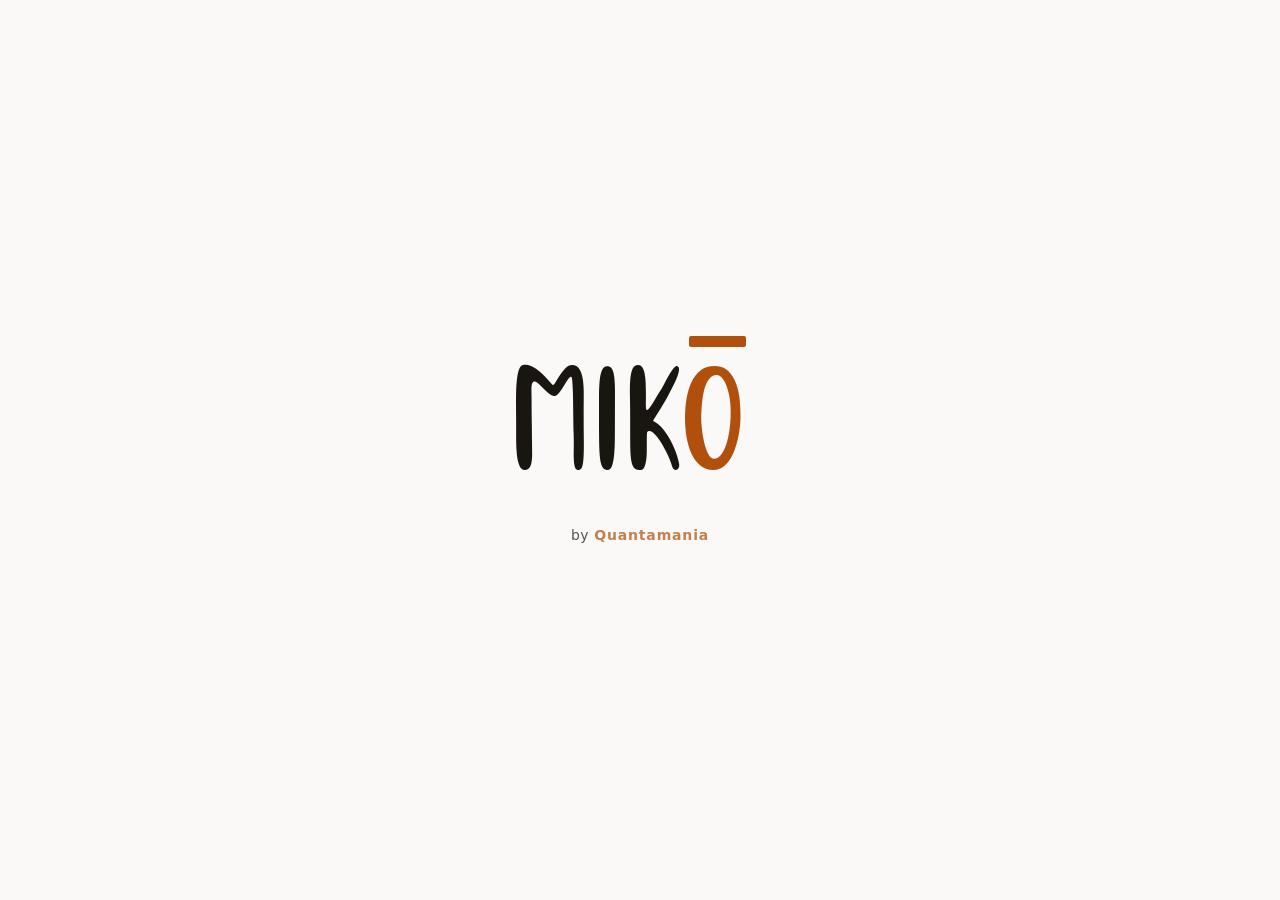
<file: index.html>
<!doctype html>
<html lang="en">
<head>
<meta charset="utf-8">
<meta name="viewport" content="width=device-width, initial-scale=1, viewport-fit=cover">
<title>MIKŌ</title>
<meta name="description" content="An offline-first task manager: natural-language capture, dependencies, recurring work, automations, and a keyboard-first interface.">
<meta name="theme-color" content="#faf9f7">
<meta name="color-scheme" content="light dark">
<meta name="apple-mobile-web-app-capable" content="yes">
<meta name="apple-mobile-web-app-status-bar-style" content="default">
<meta name="apple-mobile-web-app-title" content="MIKŌ">

<!-- Canonical and social.
     The app and the marketing page are one document routed on the fragment, so
     every route canonicalises to the same URL — which is correct, not a
     mistake: there is only one page to index. The absolute host appears here,
     in robots.txt and in sitemap.xml; change it in all three together.
     og:image must be absolute — crawlers do not resolve it against the page. -->
<link rel="canonical" href="https://miko.quantamania.com/">
<meta property="og:type" content="website">
<meta property="og:site_name" content="MIKŌ">
<meta property="og:url" content="https://miko.quantamania.com/">
<meta property="og:title" content="MIKŌ — task management that files itself">
<meta property="og:description" content="Write the task in plain language; MIKŌ reads the date, project and priority. Offline-first, keyboard-first, and yours on your own device.">
<meta property="og:image" content="https://miko.quantamania.com/assets/og-image.png">
<meta property="og:image:width" content="1200">
<meta property="og:image:height" content="630">
<meta property="og:image:alt" content="The MIKŌ wordmark with the line: task management that files itself.">
<meta name="twitter:card" content="summary_large_image">
<meta name="twitter:title" content="MIKŌ — task management that files itself">
<meta name="twitter:description" content="Write the task in plain language; MIKŌ reads the date, project and priority. Offline-first and keyboard-first.">
<meta name="twitter:image" content="https://miko.quantamania.com/assets/og-image.png">

<link rel="manifest" href="manifest.webmanifest">
<link rel="icon" href="icons/icon.svg" type="image/svg+xml">
<link rel="apple-touch-icon" href="icons/apple-touch-icon.png">

<!-- The display face carries the wordmark on the splash, so it has to arrive
     before first paint or the brand flashes in a fallback. -->
<link rel="preload" href="assets/fonts/Locanita.ttf" as="font" type="font/ttf" crossorigin>

<!-- Type is self-hosted. No preconnect, because there is no longer anywhere to
     connect to: the only subset almost every visitor needs is preloaded from
     this origin, and the rest arrive on demand via unicode-range. -->
<link rel="preload" href="assets/fonts/inter-latin.woff2" as="font" type="font/woff2" crossorigin>

<link rel="stylesheet" href="css/fonts.css">
<link rel="stylesheet" href="css/tokens.css">
<link rel="stylesheet" href="css/app.css">
<link rel="stylesheet" href="css/views.css">
<link rel="stylesheet" href="css/landing.css">

<style>
  /* Splash. Inline so it paints before any stylesheet resolves — a slow font
     or a cold service worker must never show a blank page. It doubles as the
     brand moment: this is the one place the wordmark gets to be large. */
  #boot {
    position: fixed;
    inset: 0;
    display: grid;
    place-items: center;
    background: #faf9f7;
    color: #191612;
    z-index: 999;
    transition: opacity .45s ease, visibility .45s;
  }
  @media (prefers-color-scheme: dark) {
    #boot { background: #0d0e10; color: #eceef1; }
  }
  /* An explicit choice beats the device preference. main.js sets data-theme
     while the splash is still up, so a visitor who picked light does not watch
     a dark splash hand over to a light app. */
  [data-theme='dark'] #boot { background: #0d0e10; color: #eceef1; }
  [data-theme='light'] #boot { background: #faf9f7; color: #191612; }
  [data-theme='light'] .splash-word .o,
  [data-theme='dark'] .splash-word .o { color: #e07b32; }
  body.ready #boot { opacity: 0; visibility: hidden; pointer-events: none; }

  .splash {
    display: flex;
    flex-direction: column;
    align-items: center;
    gap: 16px;
  }

  /* MIK + a hand-drawn macron. Locanita has no Ō glyph, so rendering "MIKŌ"
     directly drops the last letter into a fallback face mid-word. Drawing the
     bar keeps the whole wordmark in one typeface — and since the bar is ours
     to draw, the splash draws it: the letters land, then the macron strokes
     across the O left to right. */
  .splash-word {
    position: relative;
    font-family: 'Miko Display', 'Times New Roman', serif;
    font-size: clamp(76px, 19vw, 150px);
    line-height: 1;
    letter-spacing: .06em;
    display: inline-flex;
    align-items: baseline;
    padding-right: .06em;
  }

  /* The wordmark is written, not faded in: a nib travels left to right and the
     letters appear in its wake, then it lifts and settles as the macron over
     the O. The macron was always drawn in CSS — Locanita has no Ō glyph — so
     the splash simply shows it being drawn. */
  .splash-reveal {
    display: inline-block;
    /* The macron reaches above the glyph box, and clip-path clips to the
       border box — without this it was being cut off, which is why the little
       line over the O never appeared. The negative margin keeps the layout
       exactly where it was. */
    padding-top: .24em;
    margin-top: -.24em;
    clip-path: inset(0 100% 0 0);
    animation: write .95s cubic-bezier(.5,.02,.2,1) .15s forwards;
  }

  .splash-nib {
    position: absolute;
    left: 0;
    top: .06em;
    width: .1em;
    height: .07em;
    border-radius: 2px;
    background: #b1500c;
    opacity: 0;
    animation: nib-travel .95s cubic-bezier(.5,.02,.2,1) .15s forwards;
  }
  @media (prefers-color-scheme: dark) { .splash-nib { background: #e07b32; } }
  [data-theme='dark'] .splash-nib { background: #e07b32; }
  [data-theme='light'] .splash-nib { background: #b1500c; }

  .splash-word .o { position: relative; color: #b1500c; }
  @media (prefers-color-scheme: dark) { .splash-word .o { color: #e07b32; } }
  .splash-word .o::after {
    content: '';
    position: absolute;
    left: 6%; right: 14%;
    top: -.14em;
    height: .07em;
    background: currentColor;
    border-radius: 2px;
    opacity: 0;
    /* Settles into place, then keeps a slow pulse — the loading beat now
       lives on the mark itself rather than a separate rule. */
    animation:
      macron-settle .3s ease-out 1.05s both,
      macron-pulse 1.9s ease-in-out 1.45s infinite;
  }

  .splash-by {
    font: 400 14px/1 ui-sans-serif, system-ui, -apple-system, sans-serif;
    letter-spacing: .04em;
    opacity: .72;
    margin-top: 4px;
    animation: fade-up-by .6s cubic-bezier(.16,1,.3,1) 1.2s both;
  }
  /* The company name is the point of the line — the "by" is the quiet part. */
  .splash-co {
    font-weight: 600;
    letter-spacing: .06em;
    color: #b1500c;
  }
  @media (prefers-color-scheme: dark) { .splash-co { color: #e07b32; } }
  [data-theme='dark'] .splash-co { color: #e07b32; }
  [data-theme='light'] .splash-co { color: #b1500c; }

  /* The letters appear in the nib's wake. */
  @keyframes write {
    from { clip-path: inset(0 100% 0 0); }
    to   { clip-path: inset(0 0 0 0); }
  }
  /* The nib runs the width of the word, then lifts where the macron belongs. */
  @keyframes nib-travel {
    0%   { left: 0;    opacity: 0; transform: scaleY(.4); }
    8%   { opacity: 1; transform: scaleY(1); }
    82%  { left: calc(100% - .14em); opacity: 1; }
    100% { left: calc(100% - .14em); opacity: 0; transform: translateY(-.14em) scaleY(.7); }
  }
  @keyframes macron-settle {
    from { opacity: 0; transform: scaleX(.6); }
    to   { opacity: 1; transform: scaleX(1); }
  }
  @keyframes fade-up-by {
    from { opacity: 0; transform: translateY(6px); }
    to   { opacity: .72; transform: none; }
  }
  @keyframes macron-pulse {
    0%, 100% { opacity: 1;   transform: scaleX(1); }
    50%      { opacity: .55; transform: scaleX(.42); }
  }
  @media (prefers-reduced-motion: reduce) {
    .splash-reveal { clip-path: none; animation: none; }
    .splash-nib { display: none; }
    .splash-word .o::after { opacity: 1; animation: none; }
    .splash-by { animation: none; }
  }

  #noscript {
    max-width: 34ch;
    text-align: center;
    font: 400 14px/1.6 ui-sans-serif, system-ui, sans-serif;
    color: #635c52;
  }
</style>
</head>
<body>

<div id="boot" role="status" aria-label="Loading MIKŌ">
  <div class="splash">
    <div class="splash-word" aria-hidden="true"><span class="splash-reveal">MIK<span class="o">O</span></span><span class="splash-nib"></span></div>
    <div class="splash-by">by <span class="splash-co">Quantamania</span></div>
  </div>
</div>

<noscript>
  <div style="display:grid;place-items:center;height:100dvh;padding:24px">
    <p id="noscript">
      MIKŌ needs JavaScript to run. Everything happens in your browser —
      there is no server doing the work.
    </p>
  </div>
</noscript>

<div id="landing" hidden></div>
<div id="app"></div>

<script type="module" src="js/main.js"></script>
</body>
</html>
</file>
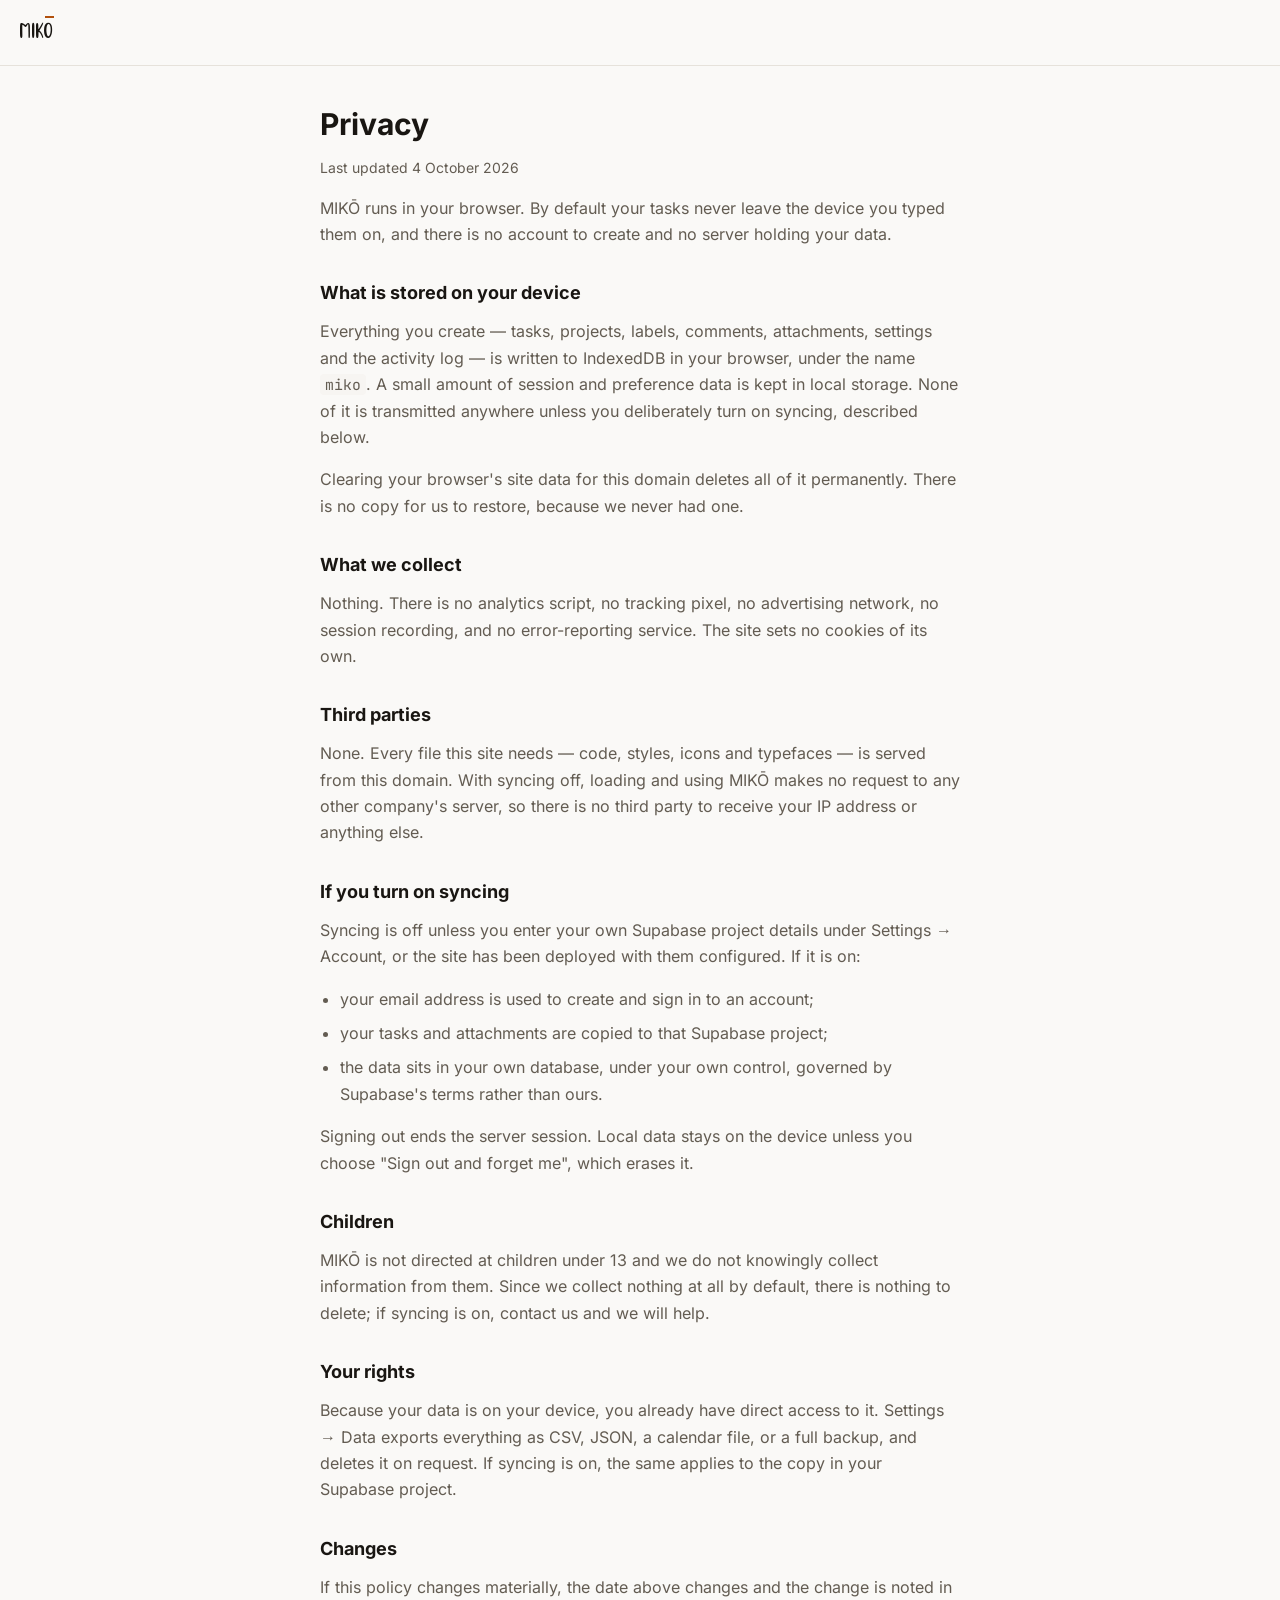
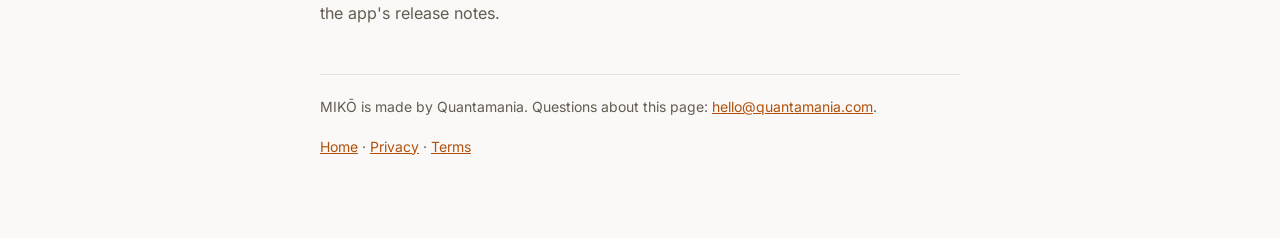
<file: privacy.html>
<!doctype html>
<html lang="en">
<head>
<meta charset="utf-8">
<meta name="viewport" content="width=device-width, initial-scale=1, viewport-fit=cover">
<title>Privacy · MIKŌ</title>
<meta name="description" content="What MIKŌ stores, where it stores it, and the one third-party request the site makes.">
<meta name="theme-color" content="#faf9f7">
<meta name="color-scheme" content="light dark">
<link rel="icon" href="icons/icon.svg" type="image/svg+xml">
<link rel="apple-touch-icon" href="icons/apple-touch-icon.png">
<link rel="canonical" href="https://miko.quantamania.com/privacy.html">
<link rel="stylesheet" href="css/fonts.css">
<link rel="stylesheet" href="css/tokens.css">
<link rel="stylesheet" href="css/page.css">
</head>
<body>
<nav class="page-nav">
  <a class="page-mark" href="/">MIK<span class="o">O</span></a>
</nav>
<div class="page">
  <h1>Privacy</h1>
  <p class="page-meta">Last updated 4 October 2026</p>

  <p>MIKŌ runs in your browser. By default your tasks never leave the device
     you typed them on, and there is no account to create and no server holding
     your data.</p>

  <h2>What is stored on your device</h2>
  <p>Everything you create — tasks, projects, labels, comments, attachments,
     settings and the activity log — is written to IndexedDB in your browser,
     under the name <code>miko</code>. A small amount of session and preference
     data is kept in local storage. None of it is transmitted anywhere unless
     you deliberately turn on syncing, described below.</p>
  <p>Clearing your browser's site data for this domain deletes all of it
     permanently. There is no copy for us to restore, because we never had one.</p>

  <h2>What we collect</h2>
  <p>Nothing. There is no analytics script, no tracking pixel, no advertising
     network, no session recording, and no error-reporting service. The site
     sets no cookies of its own.</p>

  <h2>Third parties</h2>
  <p>None. Every file this site needs — code, styles, icons and typefaces — is
     served from this domain. With syncing off, loading and using MIKŌ makes no
     request to any other company's server, so there is no third party to
     receive your IP address or anything else.</p>

  <h2>If you turn on syncing</h2>
  <p>Syncing is off unless you enter your own Supabase project details under
     Settings → Account, or the site has been deployed with them configured. If
     it is on:</p>
  <ul>
    <li>your email address is used to create and sign in to an account;</li>
    <li>your tasks and attachments are copied to that Supabase project;</li>
    <li>the data sits in your own database, under your own control, governed by
        Supabase's terms rather than ours.</li>
  </ul>
  <p>Signing out ends the server session. Local data stays on the device unless
     you choose "Sign out and forget me", which erases it.</p>

  <h2>Children</h2>
  <p>MIKŌ is not directed at children under 13 and we do not knowingly collect
     information from them. Since we collect nothing at all by default, there is
     nothing to delete; if syncing is on, contact us and we will help.</p>

  <h2>Your rights</h2>
  <p>Because your data is on your device, you already have direct access to it.
     Settings → Data exports everything as CSV, JSON, a calendar file, or a full
     backup, and deletes it on request. If syncing is on, the same applies to
     the copy in your Supabase project.</p>

  <h2>Changes</h2>
  <p>If this policy changes materially, the date above changes and the change is
     noted in the app's release notes.</p>
  <div class="page-foot">
    <!-- CONTACT: replace this address with a mailbox that is actually
         monitored before launch. It is the only contact point on the site. -->
    <p>MIKŌ is made by Quantamania. Questions about this page:
       <a href="mailto:hello@quantamania.com">hello@quantamania.com</a>.</p>
    <p><a href="/">Home</a> · <a href="/privacy.html">Privacy</a> · <a href="/terms.html">Terms</a></p>
  </div>
</div>
</body>
</html>
</file>
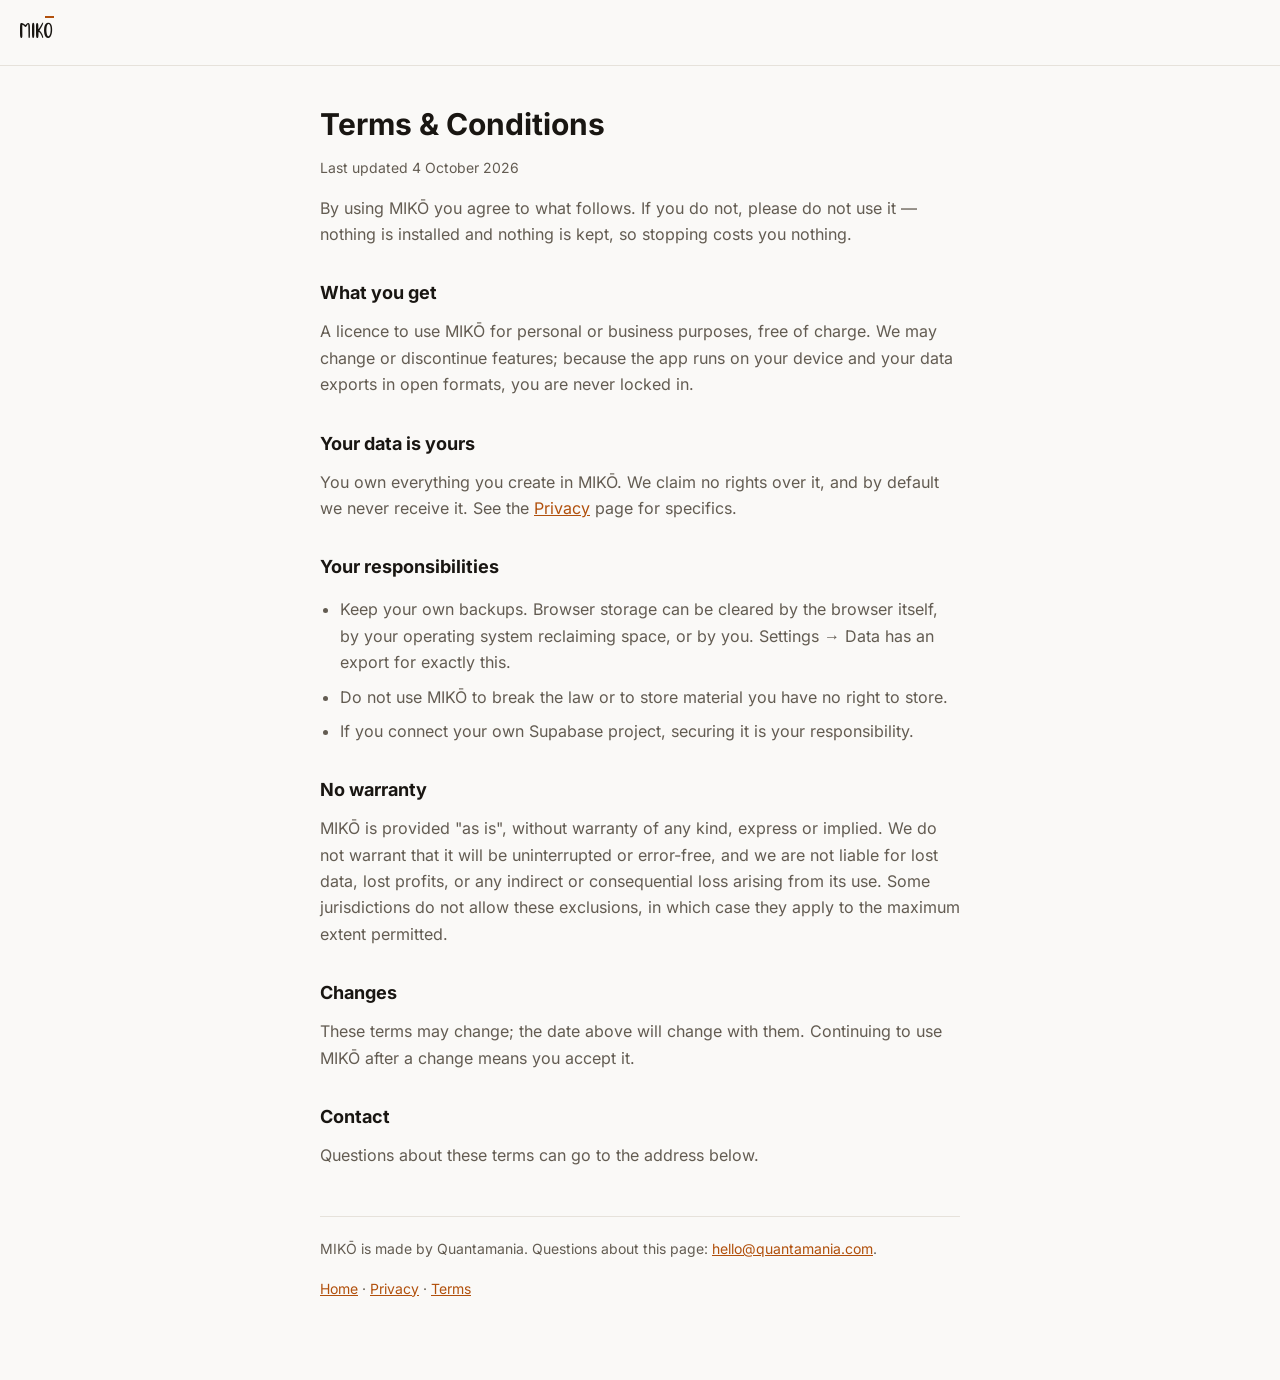
<file: terms.html>
<!doctype html>
<html lang="en">
<head>
<meta charset="utf-8">
<meta name="viewport" content="width=device-width, initial-scale=1, viewport-fit=cover">
<title>Terms · MIKŌ</title>
<meta name="description" content="The terms you agree to by using MIKŌ.">
<meta name="theme-color" content="#faf9f7">
<meta name="color-scheme" content="light dark">
<link rel="icon" href="icons/icon.svg" type="image/svg+xml">
<link rel="apple-touch-icon" href="icons/apple-touch-icon.png">
<link rel="canonical" href="https://miko.quantamania.com/terms.html">
<link rel="stylesheet" href="css/fonts.css">
<link rel="stylesheet" href="css/tokens.css">
<link rel="stylesheet" href="css/page.css">
</head>
<body>
<nav class="page-nav">
  <a class="page-mark" href="/">MIK<span class="o">O</span></a>
</nav>
<div class="page">
  <h1>Terms &amp; Conditions</h1>
  <p class="page-meta">Last updated 4 October 2026</p>

  <p>By using MIKŌ you agree to what follows. If you do not, please do not use
     it — nothing is installed and nothing is kept, so stopping costs you
     nothing.</p>

  <h2>What you get</h2>
  <p>A licence to use MIKŌ for personal or business purposes, free of charge.
     We may change or discontinue features; because the app runs on your device
     and your data exports in open formats, you are never locked in.</p>

  <h2>Your data is yours</h2>
  <p>You own everything you create in MIKŌ. We claim no rights over it, and by
     default we never receive it. See the <a href="/privacy.html">Privacy</a>
     page for specifics.</p>

  <h2>Your responsibilities</h2>
  <ul>
    <li>Keep your own backups. Browser storage can be cleared by the browser
        itself, by your operating system reclaiming space, or by you. Settings →
        Data has an export for exactly this.</li>
    <li>Do not use MIKŌ to break the law or to store material you have no right
        to store.</li>
    <li>If you connect your own Supabase project, securing it is your
        responsibility.</li>
  </ul>

  <h2>No warranty</h2>
  <p>MIKŌ is provided "as is", without warranty of any kind, express or implied.
     We do not warrant that it will be uninterrupted or error-free, and we are
     not liable for lost data, lost profits, or any indirect or consequential
     loss arising from its use. Some jurisdictions do not allow these
     exclusions, in which case they apply to the maximum extent permitted.</p>

  <h2>Changes</h2>
  <p>These terms may change; the date above will change with them. Continuing to
     use MIKŌ after a change means you accept it.</p>

  <h2>Contact</h2>
  <p>Questions about these terms can go to the address below.</p>
  <div class="page-foot">
    <!-- CONTACT: replace this address with a mailbox that is actually
         monitored before launch. It is the only contact point on the site. -->
    <p>MIKŌ is made by Quantamania. Questions about this page:
       <a href="mailto:hello@quantamania.com">hello@quantamania.com</a>.</p>
    <p><a href="/">Home</a> · <a href="/privacy.html">Privacy</a> · <a href="/terms.html">Terms</a></p>
  </div>
</div>
</body>
</html>
</file>
<file: css/fonts.css>
/* Self-hosted type.
 *
 * These used to come from fonts.googleapis.com. That was the only third-party
 * request the site made — it told Google every visitor's IP, it was the one
 * thing the privacy policy had to disclose, and it put a render-blocking
 * round trip to someone else's server in front of first paint. Now the files
 * sit next to the app and the site talks to nobody.
 *
 * Both faces are variable: one file per subset covers the whole weight range,
 * so the six Inter weights the interface uses cost one download, not six.
 *
 * Every block keeps its unicode-range. That is what makes shipping all the
 * subsets free: a browser downloads only the ranges the text on screen
 * actually needs — about 77 KB for English — and reaches for Cyrillic or
 * Greek only if someone types it.
 */

/* cyrillic-ext */
@font-face {
  font-family: 'Inter';
  font-style: normal;
  font-weight: 400 700;
  font-display: swap;
  src: url(../assets/fonts/inter-cyrillic-ext.woff2) format('woff2');
  unicode-range: U+0460-052F, U+1C80-1C8A, U+20B4, U+2DE0-2DFF, U+A640-A69F, U+FE2E-FE2F;
}
/* cyrillic */
@font-face {
  font-family: 'Inter';
  font-style: normal;
  font-weight: 400 700;
  font-display: swap;
  src: url(../assets/fonts/inter-cyrillic.woff2) format('woff2');
  unicode-range: U+0301, U+0400-045F, U+0490-0491, U+04B0-04B1, U+2116;
}
/* greek-ext */
@font-face {
  font-family: 'Inter';
  font-style: normal;
  font-weight: 400 700;
  font-display: swap;
  src: url(../assets/fonts/inter-greek-ext.woff2) format('woff2');
  unicode-range: U+1F00-1FFF;
}
/* greek */
@font-face {
  font-family: 'Inter';
  font-style: normal;
  font-weight: 400 700;
  font-display: swap;
  src: url(../assets/fonts/inter-greek.woff2) format('woff2');
  unicode-range: U+0370-0377, U+037A-037F, U+0384-038A, U+038C, U+038E-03A1, U+03A3-03FF;
}
/* vietnamese */
@font-face {
  font-family: 'Inter';
  font-style: normal;
  font-weight: 400 700;
  font-display: swap;
  src: url(../assets/fonts/inter-vietnamese.woff2) format('woff2');
  unicode-range: U+0102-0103, U+0110-0111, U+0128-0129, U+0168-0169, U+01A0-01A1, U+01AF-01B0, U+0300-0301, U+0303-0304, U+0308-0309, U+0323, U+0329, U+1EA0-1EF9, U+20AB;
}
/* latin-ext */
@font-face {
  font-family: 'Inter';
  font-style: normal;
  font-weight: 400 700;
  font-display: swap;
  src: url(../assets/fonts/inter-latin-ext.woff2) format('woff2');
  unicode-range: U+0100-02BA, U+02BD-02C5, U+02C7-02CC, U+02CE-02D7, U+02DD-02FF, U+0304, U+0308, U+0329, U+1D00-1DBF, U+1E00-1E9F, U+1EF2-1EFF, U+2020, U+20A0-20AB, U+20AD-20C0, U+2113, U+2C60-2C7F, U+A720-A7FF;
}
/* latin */
@font-face {
  font-family: 'Inter';
  font-style: normal;
  font-weight: 400 700;
  font-display: swap;
  src: url(../assets/fonts/inter-latin.woff2) format('woff2');
  unicode-range: U+0000-00FF, U+0131, U+0152-0153, U+02BB-02BC, U+02C6, U+02DA, U+02DC, U+0304, U+0308, U+0329, U+2000-206F, U+20AC, U+2122, U+2191, U+2193, U+2212, U+2215, U+FEFF, U+FFFD;
}
/* cyrillic-ext */
@font-face {
  font-family: 'JetBrains Mono';
  font-style: normal;
  font-weight: 400 500;
  font-display: swap;
  src: url(../assets/fonts/jetbrains-mono-cyrillic-ext.woff2) format('woff2');
  unicode-range: U+0460-052F, U+1C80-1C8A, U+20B4, U+2DE0-2DFF, U+A640-A69F, U+FE2E-FE2F;
}
/* cyrillic */
@font-face {
  font-family: 'JetBrains Mono';
  font-style: normal;
  font-weight: 400 500;
  font-display: swap;
  src: url(../assets/fonts/jetbrains-mono-cyrillic.woff2) format('woff2');
  unicode-range: U+0301, U+0400-045F, U+0490-0491, U+04B0-04B1, U+2116;
}
/* greek */
@font-face {
  font-family: 'JetBrains Mono';
  font-style: normal;
  font-weight: 400 500;
  font-display: swap;
  src: url(../assets/fonts/jetbrains-mono-greek.woff2) format('woff2');
  unicode-range: U+0370-0377, U+037A-037F, U+0384-038A, U+038C, U+038E-03A1, U+03A3-03FF;
}
/* vietnamese */
@font-face {
  font-family: 'JetBrains Mono';
  font-style: normal;
  font-weight: 400 500;
  font-display: swap;
  src: url(../assets/fonts/jetbrains-mono-vietnamese.woff2) format('woff2');
  unicode-range: U+0102-0103, U+0110-0111, U+0128-0129, U+0168-0169, U+01A0-01A1, U+01AF-01B0, U+0300-0301, U+0303-0304, U+0308-0309, U+0323, U+0329, U+1EA0-1EF9, U+20AB;
}
/* latin-ext */
@font-face {
  font-family: 'JetBrains Mono';
  font-style: normal;
  font-weight: 400 500;
  font-display: swap;
  src: url(../assets/fonts/jetbrains-mono-latin-ext.woff2) format('woff2');
  unicode-range: U+0100-02BA, U+02BD-02C5, U+02C7-02CC, U+02CE-02D7, U+02DD-02FF, U+0304, U+0308, U+0329, U+1D00-1DBF, U+1E00-1E9F, U+1EF2-1EFF, U+2020, U+20A0-20AB, U+20AD-20C0, U+2113, U+2C60-2C7F, U+A720-A7FF;
}
/* latin */
@font-face {
  font-family: 'JetBrains Mono';
  font-style: normal;
  font-weight: 400 500;
  font-display: swap;
  src: url(../assets/fonts/jetbrains-mono-latin.woff2) format('woff2');
  unicode-range: U+0000-00FF, U+0131, U+0152-0153, U+02BB-02BC, U+02C6, U+02DA, U+02DC, U+0304, U+0308, U+0329, U+2000-206F, U+20AC, U+2122, U+2191, U+2193, U+2212, U+2215, U+FEFF, U+FFFD;
}
</file>
<file: css/tokens.css>
/* MIKŌ — design tokens
   One accent, a warm neutral ramp, an 8px spatial grid, and a type scale that
   stops at 6 steps. Both themes are defined here and nowhere else. */

@font-face {
  font-family: 'Miko Display';
  src: url('../assets/fonts/Locanita.ttf') format('truetype');
  font-weight: 400;
  font-display: swap;
}

:root {
  /* ---- spacing: 4px base, 8px rhythm ---- */
  --s1: 4px;
  --s2: 8px;
  --s3: 12px;
  --s4: 16px;
  --s5: 20px;
  --s6: 24px;
  --s8: 32px;
  --s10: 40px;
  --s12: 48px;
  --s16: 64px;

  /* ---- radii: restrained. Pills only for status, never for containers ---- */
  --r-xs: 4px;
  --r-sm: 6px;
  --r-md: 8px;
  --r-lg: 12px;
  --r-full: 999px;

  /* ---- type ---- */
  --font-ui: 'Inter', -apple-system, BlinkMacSystemFont, 'Segoe UI', sans-serif;
  --font-mono: 'JetBrains Mono', ui-monospace, SFMono-Regular, Menlo, monospace;
  --font-display: 'Miko Display', 'Inter', sans-serif;

  /* One scale, used everywhere — raising a value here raises it across the
     whole dashboard, which is why there are almost no hardcoded sizes below.
     The previous scale started at 11px and put body copy at 13px; that is
     fine for a chrome-heavy tool you stare at all day and too small for
     reading. Everything moved up a step, keeping the gaps proportional so
     the hierarchy is unchanged — only the floor moved. */
  --t-xs: 13px;
  --t-sm: 14px;
  --t-base: 15px;
  --t-md: 16px;
  --t-lg: 18px;
  --t-xl: 23px;
  --t-2xl: 30px;

  --lh-tight: 1.25;
  --lh-normal: 1.5;
  --lh-loose: 1.65;

  /* Tracking tightens as size grows — the single biggest readability win. */
  --tr-tight: -0.015em;
  --tr-tighter: -0.025em;
  --tr-wide: 0.04em;

  /* ---- layout ---- */
  --rail: 56px;
  --rail-open: 232px;
  --aside: 320px;
  --topbar: 48px;
  --row-h: 36px;

  /* ---- motion ---- */
  --ease: cubic-bezier(0.32, 0.72, 0, 1);
  --ease-out: cubic-bezier(0.16, 1, 0.3, 1);
  --fast: 120ms;
  --mid: 180ms;
  --slow: 280ms;

  --z-sticky: 20;
  --z-rail: 60;
  /* Above --z-scrim, always.
     setAside() raises the scrim whenever the viewport is 1080 or narrower, but
     this used to sit at 65 — under the scrim — so the assistant opened behind
     the dimming layer and its backdrop blur: it looked out of focus and every
     tap landed on the scrim. Fixing it inside a 720px media query only moved
     the broken range to 721-1080. The panel is simply always above the scrim;
     on wide screens no scrim is raised and the value costs nothing. */
  --z-aside: 76;
  --z-scrim: 70;
  /* The mobile rail is a drawer over its own scrim, so it has to outrank it.
     At the plain --z-rail it opened *underneath* the scrim: the page dimmed,
     the drawer was unreachable, and every tap hit the scrim instead. */
  --z-drawer: 75;
  /* The landing page is a full-screen layer over the app, so it sits above the
     app's own chrome — but below overlays and toasts, or a dialog opened from
     the landing renders behind it and looks like the button did nothing. */
  --z-landing: 80;
  --z-overlay: 90;
  --z-toast: 100;
}

/* ============================ LIGHT ============================ */
:root,
[data-theme='light'] {
  color-scheme: light;

  --bg: #faf9f7;
  --bg-sunken: #f2f0ec;
  --surface: #ffffff;
  --surface-2: #f7f5f2;
  --surface-3: #eeebe6;

  --line: #e6e2db;
  --line-soft: #efece7;
  --line-strong: #d6d1c8;

  --text: #191612;
  --text-2: #635c52;
  --text-3: #938b80;
  --text-inv: #ffffff;
  --on-accent: #ffffff;

  /* The colour a full-orange panel is painted with. Deliberately the same in
     both themes, and deliberately the lighter of the two oranges: the light
     theme's accent (#b1500c) is dark enough that ink on it falls to about
     2.9:1, so a panel derived from --accent is unreadable in light mode. */
  --brand-fill: #e07b32;

  --accent: #b1500c;
  --accent-hover: #984507;
  --accent-soft: #fdf1e6;
  --accent-line: #f0cfae;
  --accent-text: #93400a;

  --danger: #b42318;
  --danger-soft: #fdf0ef;
  --warn: #a45c09;
  --warn-soft: #fdf3e4;
  --ok: #17663c;
  --ok-soft: #eaf5ee;
  --info: #1f5aa8;
  --info-soft: #eef3fb;

  --p-urgent: #b42318;
  --p-high: #bc5a10;
  --p-med: #9a7008;
  --p-low: #4b7a99;
  --p-none: #b7b0a5;

  --scrim: rgba(25, 22, 18, 0.28);
  --shadow-1: 0 1px 2px rgba(25, 22, 18, 0.05);
  --shadow-2: 0 2px 4px rgba(25, 22, 18, 0.05), 0 1px 2px rgba(25, 22, 18, 0.04);
  --shadow-3: 0 10px 28px -6px rgba(25, 22, 18, 0.14), 0 3px 8px -3px rgba(25, 22, 18, 0.07);
  --shadow-4: 0 24px 56px -12px rgba(25, 22, 18, 0.22), 0 8px 18px -8px rgba(25, 22, 18, 0.1);

  /* The focus ring belongs to the palette. It was #2563eb — a saturated
     system blue sitting on a warm charcoal-and-orange interface, which read
     as a stray browser default rather than part of the design. Keyed to the
     accent it still announces focus, and now it matches. */
  --focus: #b1500c;
}

/* ============================= DARK ============================= */
[data-theme='dark'] {
  color-scheme: dark;

  --bg: #0d0e10;
  --bg-sunken: #08090a;
  --surface: #141619;
  --surface-2: #1a1d21;
  --surface-3: #22262b;

  --line: #24282e;
  --line-soft: #1b1e22;
  --line-strong: #343941;

  --text: #eceef1;
  --text-2: #9aa2ad;
  --text-3: #6a7280;
  --text-inv: #101214;

  --accent: #e07b32;
  --accent-hover: #ef8c45;
  --accent-soft: rgba(224, 123, 50, 0.12);
  --accent-line: rgba(224, 123, 50, 0.32);
  --accent-text: #f0a068;
  /* Ink for anything sitting ON the accent. The bright orange this theme uses
     is a light surface: white text measures 2.98:1 against it, under the 4.5:1
     a 14px label needs, while near-black measures 6.35:1. Light mode keeps
     white because its accent is deep enough (5.22:1) to carry it. */
  --on-accent: #180f05;

  --danger: #f2706a;
  --danger-soft: rgba(242, 112, 106, 0.12);
  --warn: #e0a33f;
  --warn-soft: rgba(224, 163, 63, 0.12);
  --ok: #4cc182;
  --ok-soft: rgba(76, 193, 130, 0.12);
  --info: #6aa5f0;
  --info-soft: rgba(106, 165, 240, 0.12);

  --p-urgent: #f2706a;
  --p-high: #e89150;
  --p-med: #d4b055;
  --p-low: #74a7c4;
  --p-none: #5c636d;

  --scrim: rgba(0, 0, 0, 0.62);
  --shadow-1: 0 1px 2px rgba(0, 0, 0, 0.4);
  --shadow-2: 0 2px 5px rgba(0, 0, 0, 0.4);
  --shadow-3: 0 12px 30px -8px rgba(0, 0, 0, 0.62), 0 4px 10px -4px rgba(0, 0, 0, 0.5);
  --shadow-4: 0 26px 60px -14px rgba(0, 0, 0, 0.75), 0 10px 22px -10px rgba(0, 0, 0, 0.6);

  --focus: #e07b32;
}

/* Users who never touched the toggle follow the OS. */
@media (prefers-color-scheme: dark) {
  :root:not([data-theme]) {
    color-scheme: dark;
    --bg: #0d0e10;
    --bg-sunken: #08090a;
    --surface: #141619;
    --surface-2: #1a1d21;
    --surface-3: #22262b;
    --line: #24282e;
    --line-soft: #1b1e22;
    --line-strong: #343941;
    --text: #eceef1;
    --text-2: #9aa2ad;
    --text-3: #6a7280;
    --text-inv: #101214;
    --accent: #e07b32;
    --accent-hover: #ef8c45;
    --accent-soft: rgba(224, 123, 50, 0.12);
    --accent-line: rgba(224, 123, 50, 0.32);
    --accent-text: #f0a068;
    /* Ink for anything sitting ON the accent. The bright orange this theme uses
       is a light surface: white text measures 2.98:1 against it, under the 4.5:1
       a 14px label needs, while near-black measures 6.35:1. Light mode keeps
       white because its accent is deep enough (5.22:1) to carry it. */
    --on-accent: #180f05;
    --danger: #f2706a;
    --danger-soft: rgba(242, 112, 106, 0.12);
    --warn: #e0a33f;
    --warn-soft: rgba(224, 163, 63, 0.12);
    --ok: #4cc182;
    --ok-soft: rgba(76, 193, 130, 0.12);
    --info: #6aa5f0;
    --info-soft: rgba(106, 165, 240, 0.12);
    --p-urgent: #f2706a;
    --p-high: #e89150;
    --p-med: #d4b055;
    --p-low: #74a7c4;
    --p-none: #5c636d;
    --scrim: rgba(0, 0, 0, 0.62);
    --shadow-1: 0 1px 2px rgba(0, 0, 0, 0.4);
    --shadow-2: 0 2px 5px rgba(0, 0, 0, 0.4);
    --shadow-3: 0 12px 30px -8px rgba(0, 0, 0, 0.62), 0 4px 10px -4px rgba(0, 0, 0, 0.5);
    --shadow-4: 0 26px 60px -14px rgba(0, 0, 0, 0.75), 0 10px 22px -10px rgba(0, 0, 0, 0.6);
    --focus: #e07b32;
  }
}

/* Higher-density option for people who want more rows on screen. */
[data-density='compact'] {
  --row-h: 30px;
  --s3: 10px;
  --s4: 12px;
}
</file>
<file: css/app.css>
/* MIKŌ — reset, primitives, app chrome, components. */

/* ============================== RESET ============================== */
*,
*::before,
*::after {
  box-sizing: border-box;
  margin: 0;
  padding: 0;
}

html {
  height: 100%;
  -webkit-text-size-adjust: 100%;
  text-size-adjust: 100%;
}

body {
  height: 100%;
  overflow: hidden;
  font-family: var(--font-ui);
  font-size: var(--t-base);
  line-height: var(--lh-normal);
  letter-spacing: var(--tr-tight);
  color: var(--text);
  background: var(--bg);
  -webkit-font-smoothing: antialiased;
  -moz-osx-font-smoothing: grayscale;
  font-variant-numeric: tabular-nums;
  overscroll-behavior: none;
}

button,
input,
textarea,
select {
  font: inherit;
  letter-spacing: inherit;
  color: inherit;
  background: none;
  border: none;
  outline: none;
}

button {
  cursor: pointer;
  -webkit-tap-highlight-color: transparent;
}

button:disabled {
  cursor: not-allowed;
}

a {
  color: var(--accent-text);
  text-underline-offset: 2px;
}

ul,
ol {
  list-style: none;
}

svg {
  display: block;
  flex: none;
}

img {
  max-width: 100%;
  display: block;
}

[hidden] {
  display: none !important;
}

/* Visible only to assistive tech — used for live regions and labels. */
.sr {
  position: absolute;
  width: 1px;
  height: 1px;
  padding: 0;
  margin: -1px;
  overflow: hidden;
  clip: rect(0 0 0 0);
  clip-path: inset(50%);
  white-space: nowrap;
  border: 0;
}

/* One focus treatment, everywhere. Keyboard only — never on mouse click. */
:focus {
  outline: none;
}

:focus-visible {
  outline: 2px solid var(--focus);
  outline-offset: 1px;
  border-radius: var(--r-xs);
}

.skip-link {
  position: fixed;
  top: var(--s2);
  left: var(--s2);
  z-index: 200;
  padding: var(--s2) var(--s4);
  background: var(--surface);
  border: 1px solid var(--line-strong);
  border-radius: var(--r-md);
  box-shadow: var(--shadow-3);
  font-weight: 550;
  transform: translateY(-200%);
  transition: transform var(--fast) var(--ease);
}

.skip-link:focus-visible {
  transform: translateY(0);
}

::selection {
  background: var(--accent-soft);
  color: var(--accent-text);
}

/* Scrollbars: present but quiet. They fade in on hover of the scroll area. */
* {
  scrollbar-width: thin;
  scrollbar-color: var(--line-strong) transparent;
}

::-webkit-scrollbar {
  width: 10px;
  height: 10px;
}

::-webkit-scrollbar-track {
  background: transparent;
}

::-webkit-scrollbar-thumb {
  background: transparent;
  border: 3px solid transparent;
  border-radius: var(--r-full);
  background-clip: content-box;
}

*:hover > ::-webkit-scrollbar-thumb,
*:focus-within > ::-webkit-scrollbar-thumb {
  background-color: var(--line-strong);
  background-clip: content-box;
}

::-webkit-scrollbar-thumb:hover {
  background-color: var(--text-3);
  background-clip: content-box;
}

@media (prefers-reduced-motion: reduce) {
  *,
  *::before,
  *::after {
    animation-duration: 0.01ms !important;
    animation-iteration-count: 1 !important;
    transition-duration: 0.01ms !important;
    scroll-behavior: auto !important;
  }
}

/* ============================ TYPE SCALE ============================ */
.t-display {
  font-family: var(--font-display);
  font-size: var(--t-2xl);
  letter-spacing: var(--tr-tight);
  line-height: 1.1;
}

.t-title {
  font-size: var(--t-lg);
  font-weight: 560;
  letter-spacing: var(--tr-tighter);
  line-height: var(--lh-tight);
}

.t-sub {
  font-size: var(--t-md);
  font-weight: 550;
  letter-spacing: var(--tr-tight);
}

.t-body {
  font-size: var(--t-base);
}

.t-meta {
  font-size: var(--t-sm);
  color: var(--text-2);
}

/* Section eyebrows. Uppercase is used exactly here and nowhere else. */
.t-eyebrow {
  font-size: var(--t-xs);
  font-weight: 600;
  letter-spacing: var(--tr-wide);
  text-transform: uppercase;
  color: var(--text-3);
}

.t-mono {
  font-family: var(--font-mono);
  font-size: var(--t-sm);
  letter-spacing: 0;
}

.muted {
  color: var(--text-2);
}

.faint {
  color: var(--text-3);
}

.truncate {
  overflow: hidden;
  text-overflow: ellipsis;
  white-space: nowrap;
  min-width: 0;
}

.clamp-2 {
  display: -webkit-box;
  -webkit-line-clamp: 2;
  line-clamp: 2;
  -webkit-box-orient: vertical;
  overflow: hidden;
}

/* ============================== SHELL ============================== */
.app {
  display: flex;
  height: 100dvh;
  overflow: hidden;
}

#scrim {
  position: fixed;
  inset: 0;
  z-index: var(--z-scrim);
  background: var(--scrim);
  opacity: 0;
  pointer-events: none;
  transition: opacity var(--mid) var(--ease);
  backdrop-filter: blur(1px);
}

#scrim.on {
  opacity: 1;
  pointer-events: auto;
}

/* ---- left rail ---- */
.rail {
  width: var(--rail);
  min-width: var(--rail);
  display: flex;
  flex-direction: column;
  background: var(--bg-sunken);
  border-right: 1px solid var(--line);
  z-index: var(--z-rail);
  transition: width var(--mid) var(--ease), min-width var(--mid) var(--ease),
    transform var(--mid) var(--ease);
}

.rail.open {
  width: var(--rail-open);
  min-width: var(--rail-open);
}

.rail-head {
  display: flex;
  align-items: center;
  gap: 10px;
  min-height: 60px;
  padding: var(--s3) var(--s2) var(--s2) 13px;
  flex: none;
}

/* Collapsed, the head has about 35px of content width — the mark alone fills
   it, so the toggle was being pushed out of the rail and sat on top of the
   page content. Stack them instead: both stay reachable and inside the rail. */
.rail:not(.open):not(.mobile-open) .rail-head {
  flex-direction: column;
  gap: 6px;
  padding: var(--s3) 0 var(--s2);
}

.rail:not(.open):not(.mobile-open) .rail-head .brand,
.rail:not(.open):not(.mobile-open) .rail-head .spacer {
  display: none;
}

.mark {
  width: 32px;
  height: 32px;
  min-width: 32px;
  border-radius: 9px;
  background: var(--accent);
  color: var(--on-accent);
  display: grid;
  place-items: center;
  font-family: var(--font-display);
  font-size: 18px;
  line-height: 1;
  padding-bottom: 2px;
  user-select: none;
  box-shadow: var(--shadow-1);
}

.brand {
  display: flex;
  flex-direction: column;
  gap: 1px;
  min-width: 0;
  overflow: hidden;
  opacity: 0;
  transform: translateX(-4px);
  transition: opacity var(--fast) var(--ease), transform var(--fast) var(--ease);
}

.rail.open .brand,
.rail.mobile-open .brand {
  opacity: 1;
  transform: none;
}

.wordmark {
  font-family: var(--font-display);
  font-size: 22px;
  line-height: 1;
  letter-spacing: 0.05em;
  white-space: nowrap;
  display: flex;
  align-items: baseline;
}

/* The display face has no Ō glyph, so the macron is drawn rather than typed —
   otherwise the last letter silently falls back to a different typeface. */
.wordmark .o {
  position: relative;
  color: var(--accent);
}

.wordmark .o::after {
  content: '';
  position: absolute;
  left: 6%;
  right: 14%;
  top: -0.13em;
  height: 0.075em;
  background: currentColor;
  border-radius: 2px;
}

.brand-tag {
  font-size: 11px;
  font-weight: 600;
  letter-spacing: 0.18em;
  text-transform: uppercase;
  color: var(--text-3);
  white-space: nowrap;
}

.rail-scroll {
  flex: 1;
  overflow-y: auto;
  overflow-x: hidden;
  padding: var(--s2) var(--s2) var(--s4);
}

.rail-group + .rail-group {
  margin-top: var(--s4);
  padding-top: var(--s3);
  border-top: 1px solid var(--line-soft);
}

.rail-group-label {
  display: flex;
  align-items: center;
  gap: 4px;
  height: 0;
  padding: 0 var(--s2) 0 6px;
  opacity: 0;
  overflow: hidden;
  transition: height var(--fast) var(--ease), opacity var(--fast) var(--ease),
    margin var(--fast) var(--ease);
}

.rail.open .rail-group-label,
.rail.mobile-open .rail-group-label {
  height: 24px;
  opacity: 1;
  margin-bottom: 2px;
}

/* The label is the collapse control — clicking the whole row is a much bigger
   target than a lone chevron. */
.group-toggle {
  display: flex;
  align-items: center;
  gap: 4px;
  flex: 1;
  min-width: 0;
  height: 24px;
  padding: 0 4px;
  border-radius: var(--r-xs);
  color: var(--text-3);
  transition: color var(--fast) var(--ease), background var(--fast) var(--ease);
}

.group-toggle:hover {
  background: var(--surface-3);
  color: var(--text-2);
}

.group-toggle > svg {
  width: 11px;
  height: 11px;
  transition: transform var(--fast) var(--ease);
}

.group-toggle[aria-expanded='false'] > svg {
  transform: rotate(-90deg);
}

.rail-group.collapsed .nav-item {
  display: none;
}

/* Collapsed to icons, the group borders read as clutter rather than structure. */
.rail:not(.open):not(.mobile-open) .rail-group + .rail-group {
  margin-top: var(--s3);
  padding-top: var(--s3);
}

.nav-item {
  display: flex;
  align-items: center;
  gap: var(--s3);
  width: 100%;
  height: var(--row-h);
  padding: 0 var(--s2);
  border-radius: var(--r-sm);
  color: var(--text-2);
  font-size: var(--t-base);
  font-weight: 480;
  white-space: nowrap;
  position: relative;
  transition: background var(--fast) var(--ease), color var(--fast) var(--ease);
}

.nav-item > svg {
  width: 16px;
  height: 16px;
  min-width: 16px;
  margin-left: 4px;
  color: var(--text-3);
  transition: color var(--fast) var(--ease);
}

.nav-item:hover {
  background: var(--surface-3);
  color: var(--text);
}

.nav-item:hover > svg {
  color: var(--text-2);
}

/* The current view in the rail: the label and its icon take the accent, and
   nothing else changes. No fill and no marker bar — the rail shows a dozen of
   these at once, and anything with an edge to it turns the list into a stack
   of boxes. Colour alone is enough here because the weight shifts with it. */
.nav-item[aria-current='page'] {
  color: var(--accent-text);
  font-weight: 550;
}

.nav-item[aria-current='page'] > svg {
  color: var(--accent);
}

/* The count follows the label. */
.nav-item[aria-current='page'] .nav-count {
  color: var(--accent-text);
}

.nav-label {
  flex: 1;
  overflow: hidden;
  text-overflow: ellipsis;
  opacity: 0;
  transition: opacity var(--fast) var(--ease);
  text-align: left;
}

.rail.open .nav-label,
.rail.mobile-open .nav-label {
  opacity: 1;
}

.nav-count {
  font-size: var(--t-sm);
  color: var(--text-3);
  font-variant-numeric: tabular-nums;
  opacity: 0;
  transition: opacity var(--fast) var(--ease);
}

.rail.open .nav-count,
.rail.mobile-open .nav-count {
  opacity: 1;
}

.rail-foot {
  flex: none;
  border-top: 1px solid var(--line);
  padding: var(--s2);
}

.avatar {
  width: 28px;
  height: 28px;
  min-width: 28px;
  border-radius: var(--r-full);
  background: var(--surface-3);
  border: 1px solid var(--line);
  color: var(--text-2);
  display: grid;
  place-items: center;
  font-size: 12px;
  font-weight: 650;
  letter-spacing: 0;
  user-select: none;
  overflow: hidden;
}

.avatar.sm {
  width: 24px;
  height: 24px;
  min-width: 24px;
  font-size: 11px;
}

.avatar.accent {
  background: var(--accent);
  border-color: var(--accent);
  color: var(--on-accent);
}

/* ---- main column ---- */
.main {
  flex: 1;
  min-width: 0;
  display: flex;
  flex-direction: column;
  background: var(--bg);
  overflow: hidden;
}

/* The chrome sits above the page rather than beside it. The bar used to be
   --bg, the same colour as everything under it, so the hairline was doing all
   the work of separating the controls from the content. On --surface it reads
   as a layer, which is what it is. */
.topbar {
  height: var(--topbar);
  flex: none;
  display: flex;
  align-items: center;
  gap: var(--s2);
  padding: 0 var(--s3);
  border-bottom: 1px solid var(--line);
  background: var(--surface);
  z-index: var(--z-sticky);
}

.topbar-title {
  display: flex;
  align-items: baseline;
  gap: var(--s2);
  min-width: 0;
}

.topbar-title h1 {
  font-size: var(--t-md);
  font-weight: 600;
  letter-spacing: var(--tr-tighter);
  white-space: nowrap;
}

.topbar-sub {
  font-size: var(--t-sm);
  color: var(--text-3);
  white-space: nowrap;
}

.spacer {
  flex: 1;
  min-width: 0;
}

.subbar {
  flex: none;
  display: flex;
  align-items: center;
  gap: var(--s2);
  padding: var(--s2) var(--s3);
  border-bottom: 1px solid var(--line);
  background: var(--surface);
  overflow-x: auto;
  scrollbar-width: none;
}

.subbar::-webkit-scrollbar {
  display: none;
}

/* The main region takes focus programmatically (skip link, closing the task
   panel). That is a landing spot, not a control, so it should not draw a ring
   around the whole view — but a real keyboard focus still should. */
.main:focus {
  outline: none;
}

.main:focus-visible {
  outline: 2px solid var(--accent);
  outline-offset: -2px;
}

/* The well the panels sit in. Recessed a step below --surface so anything
   raised on it has something to be raised against. */
.content {
  flex: 1;
  overflow-y: auto;
  overflow-x: hidden;
  position: relative;
  scroll-behavior: smooth;
  background: var(--bg);
}

.content-pad {
  padding: var(--s4) var(--s5) var(--s16);
  max-width: 1180px;
}

.content-pad.wide {
  max-width: none;
}

/* ---- right aside (assistant) ---- */
.aside {
  width: var(--aside);
  min-width: var(--aside);
  display: flex;
  flex-direction: column;
  background: var(--bg-sunken);
  border-left: 1px solid var(--line);
  z-index: var(--z-aside);
  transition: transform var(--mid) var(--ease), margin-right var(--mid) var(--ease);
}

.aside[aria-hidden='true'] {
  margin-right: calc(var(--aside) * -1);
  transform: translateX(100%);
  pointer-events: none;
}

/* ============================= BUTTONS ============================= */
.btn {
  display: inline-flex;
  align-items: center;
  justify-content: center;
  gap: 6px;
  height: 30px;
  padding: 0 10px;
  border-radius: var(--r-sm);
  border: 1px solid var(--line-strong);
  background: var(--surface);
  color: var(--text);
  font-size: var(--t-base);
  font-weight: 500;
  white-space: nowrap;
  box-shadow: var(--shadow-1);
  transition: background var(--fast) var(--ease), border-color var(--fast) var(--ease),
    color var(--fast) var(--ease), opacity var(--fast) var(--ease);
}

.btn:hover:not(:disabled) {
  background: var(--surface-2);
  border-color: var(--text-3);
}

.btn:active:not(:disabled) {
  background: var(--surface-3);
}

.btn:disabled {
  opacity: 0.45;
  box-shadow: none;
}

.btn > svg {
  width: 14px;
  height: 14px;
  color: var(--text-2);
}

/* The primary button already used --on-accent; what changed is that dark mode
   now defines it as near-black instead of inheriting white, which took this
   button from 2.98:1 to 6.35:1. The gradient and lit top edge are the same
   treatment the selected segment gets, so the two read as one family. */
.btn-primary {
  background: linear-gradient(
    180deg,
    color-mix(in srgb, #fff 12%, var(--accent)),
    var(--accent)
  );
  border-color: color-mix(in srgb, #000 8%, var(--accent));
  color: var(--on-accent);
  box-shadow:
    inset 0 1px 0 color-mix(in srgb, #fff 26%, transparent),
    0 1px 2px color-mix(in srgb, var(--accent) 40%, transparent);
}

.btn-primary > svg {
  color: currentColor;
}

.btn-primary:hover:not(:disabled) {
  background: linear-gradient(
    180deg,
    color-mix(in srgb, #fff 18%, var(--accent-hover)),
    var(--accent-hover)
  );
  border-color: var(--accent-hover);
}

.btn-primary:active:not(:disabled) {
  background: var(--accent-hover);
}

.btn-danger {
  color: var(--danger);
  border-color: var(--line-strong);
}

.btn-danger:hover:not(:disabled) {
  background: var(--danger-soft);
  border-color: var(--danger);
}

.btn-danger > svg {
  color: currentColor;
}

.btn-quiet {
  border-color: transparent;
  background: transparent;
  box-shadow: none;
  color: var(--text-2);
}

.btn-quiet:hover:not(:disabled) {
  background: var(--surface-3);
  border-color: transparent;
  color: var(--text);
}

.btn-sm {
  height: 30px;
  padding: 0 8px;
  font-size: var(--t-sm);
}

.btn-lg {
  height: 34px;
  padding: 0 14px;
}

/* Square icon-only button. Always pair with aria-label. */
.icon-btn {
  display: inline-grid;
  place-items: center;
  width: 28px;
  height: 28px;
  min-width: 28px;
  border-radius: var(--r-sm);
  color: var(--text-2);
  background: transparent;
  transition: background var(--fast) var(--ease), color var(--fast) var(--ease);
}

.icon-btn > svg {
  width: 16px;
  height: 16px;
}

.icon-btn:hover:not(:disabled) {
  background: var(--surface-3);
  color: var(--text);
}

.icon-btn:disabled {
  opacity: 0.4;
}

/* A toggled icon button. The soft tint alone was easy to miss against a
   surface of a similar weight, so it gets a border in the accent too — the
   difference between "slightly different grey" and "this is switched on". */
.icon-btn.on {
  background: var(--accent-soft);
  border-color: var(--accent-line);
  color: var(--accent-text);
  box-shadow: inset 0 0 0 1px color-mix(in srgb, var(--accent) 22%, transparent);
}

.icon-btn.sm {
  width: 24px;
  height: 24px;
  min-width: 24px;
}

.icon-btn.sm > svg {
  width: 14px;
  height: 14px;
}

/* Segmented control — view switcher. */
.seg {
  display: inline-flex;
  padding: 2px;
  gap: 2px;
  background: var(--surface-3);
  border-radius: var(--r-md);
}

.seg button {
  display: inline-flex;
  align-items: center;
  gap: 5px;
  height: 28px;
  padding: 0 9px;
  border-radius: var(--r-sm);
  font-size: var(--t-sm);
  font-weight: 500;
  color: var(--text-2);
  transition: background var(--fast) var(--ease), color var(--fast) var(--ease),
    box-shadow var(--fast) var(--ease);
}

.seg button > svg {
  width: 13px;
  height: 13px;
}

.seg button:hover {
  color: var(--text);
}

/* The selected segment carries the accent.
 *
 * It used to be --surface: a white chip on a grey track, which read as "this
 * one is raised" rather than "this one is on". List / Board / Calendar is the
 * most-used switch on the page and deserves to say which view you are in at a
 * glance.
 *
 * Not a flat fill. A shallow top-down gradient plus a one-pixel inner
 * highlight gives the chip a lit edge, so it sits above the track instead of
 * being a coloured rectangle painted onto it. The ink is --on-accent, which
 * each theme sets to whatever actually reads on its own accent. */
.seg button[aria-pressed='true'] {
  background: linear-gradient(
    180deg,
    color-mix(in srgb, #fff 12%, var(--accent)),
    var(--accent)
  );
  color: var(--on-accent);
  font-weight: 560;
  box-shadow:
    inset 0 1px 0 color-mix(in srgb, #fff 26%, transparent),
    0 1px 2px color-mix(in srgb, var(--accent) 45%, transparent),
    0 2px 6px -1px color-mix(in srgb, var(--accent) 30%, transparent);
}

.seg button[aria-pressed='true']:hover {
  background: linear-gradient(
    180deg,
    color-mix(in srgb, #fff 18%, var(--accent)),
    color-mix(in srgb, #fff 4%, var(--accent))
  );
  color: var(--on-accent);
}

/* The icon inside follows the label rather than keeping its own colour, or the
   glyph stays mid-grey on orange and looks like it failed to load. */
.seg button[aria-pressed='true'] > svg {
  color: inherit;
}

/* A button that is currently doing something — filters applied, a sort or a
   grouping chosen. Tinted rather than filled: these sit in a row of otherwise
   quiet controls, and a solid orange among them would outrank the view it is
   describing. The same language as the rail's current row, one step up in
   weight so it holds its own against the filled segment beside it. */
.btn.is-active {
  background: var(--accent-soft);
  border-color: var(--accent-line);
  color: var(--accent-text);
  font-weight: 550;
}

.btn.is-active > svg,
.btn.is-active span > svg {
  color: var(--accent);
}

.btn.is-active:hover:not(:disabled) {
  background: color-mix(in srgb, var(--accent) 18%, transparent);
  border-color: var(--accent);
  color: var(--accent-text);
}

/* ============================== FORMS ============================== */
.field {
  display: flex;
  flex-direction: column;
  gap: 5px;
}

.field > label,
.label {
  font-size: var(--t-sm);
  font-weight: 550;
  color: var(--text-2);
}

.input,
.textarea,
.select {
  width: 100%;
  min-height: 30px;
  padding: 5px 9px;
  border-radius: var(--r-sm);
  border: 1px solid var(--line-strong);
  background: var(--surface);
  color: var(--text);
  font-size: var(--t-base);
  transition: border-color var(--fast) var(--ease), box-shadow var(--fast) var(--ease);
}

.input::placeholder,
.textarea::placeholder {
  color: var(--text-3);
}

.input:focus,
.textarea:focus,
.select:focus,
.rte:focus {
  /* No ring and no accent border.
     The 3px glow plus a coloured border read as two concentric lines around
     the field — a halo, not a focus state — and once the accent replaced the
     old blue it was the loudest thing on the page. Focus is shown by the
     border firming up to --text-3, which is visible against both the field
     and the surface behind it without drawing a coloured outline. */
  border-color: var(--text-3);
  outline: none;
}

/* Autofill.
 *
 * Chrome paints its own pale blue block inside any field it has filled, and
 * `background-color` cannot override it — the only thing that wins is an inset
 * box-shadow large enough to cover the field. That blue was the box appearing
 * inside the inputs. The absurd transition delay is the standard way to stop
 * the browser animating its colour back in on blur. */
.input:-webkit-autofill,
.input:-webkit-autofill:hover,
.input:-webkit-autofill:focus,
.textarea:-webkit-autofill,
.select:-webkit-autofill {
  -webkit-text-fill-color: var(--text);
  -webkit-box-shadow: 0 0 0 100px var(--surface) inset;
  box-shadow: 0 0 0 100px var(--surface) inset;
  caret-color: var(--text);
  transition: background-color 600000s 0s, color 600000s 0s;
}

/* Focused and autofilled at once still needs the accent ring, which the rule
   above would otherwise overwrite along with the background. */
/* Autofilled and focused: still just the fill that hides Chrome's blue. The
   focus ring that used to ride along here is gone with the rest of them. */
.input:-webkit-autofill:focus {
  -webkit-box-shadow: 0 0 0 100px var(--surface) inset;
  box-shadow: 0 0 0 100px var(--surface) inset;
}

/* Chrome's own "this field was autofilled" key icon is drawn in its blue. */
.input::-webkit-credentials-auto-fill-button,
.input::-webkit-contacts-auto-fill-button {
  background-color: var(--text-3);
}

/* Search fields come with a UA clear button that ignores the palette. */
.input[type='search']::-webkit-search-cancel-button {
  -webkit-appearance: none;
  appearance: none;
  height: 14px;
  width: 14px;
  background: var(--text-3);
  mask: url("data:image/svg+xml,%3Csvg xmlns='http://www.w3.org/2000/svg' viewBox='0 0 24 24'%3E%3Cpath d='M18 6 6 18M6 6l12 12' stroke='black' stroke-width='2.4' fill='none' stroke-linecap='round'/%3E%3C/svg%3E") center / contain no-repeat;
  cursor: pointer;
  opacity: 0.6;
}

.input[type='search']::-webkit-search-cancel-button:hover {
  opacity: 1;
}

.textarea {
  resize: vertical;
  min-height: 64px;
  line-height: var(--lh-loose);
}

.select {
  appearance: none;
  padding-right: 26px;
  background-image: linear-gradient(45deg, transparent 50%, currentColor 50%),
    linear-gradient(135deg, currentColor 50%, transparent 50%);
  background-position: calc(100% - 13px) calc(50% + 1px), calc(100% - 9px) calc(50% + 1px);
  background-size: 4px 4px, 4px 4px;
  background-repeat: no-repeat;
  cursor: pointer;
}

.input[type='date'],
.input[type='datetime-local'],
.input[type='time'] {
  cursor: pointer;
}

::-webkit-calendar-picker-indicator {
  opacity: 0.45;
  cursor: pointer;
  filter: var(--cal-filter, none);
}

[data-theme='dark'] {
  --cal-filter: invert(1);
}

.hint {
  font-size: var(--t-sm);
  color: var(--text-3);
  line-height: var(--lh-normal);
}

.err {
  font-size: var(--t-sm);
  color: var(--danger);
}

.input[aria-invalid='true'],
.textarea[aria-invalid='true'] {
  border-color: var(--danger);
}

/* Rich text: a contenteditable with real block semantics. */
.rte {
  min-height: 72px;
  padding: 8px 10px;
  border-radius: var(--r-sm);
  border: 1px solid var(--line-strong);
  background: var(--surface);
  line-height: var(--lh-loose);
  overflow-wrap: break-word;
}

.rte:empty::before {
  content: attr(data-placeholder);
  color: var(--text-3);
  pointer-events: none;
}

.rte p {
  margin: 0 0 6px;
}

.rte p:last-child {
  margin-bottom: 0;
}

.rte ul,
.rte ol {
  margin: 0 0 6px 18px;
}

.rte ul {
  list-style: disc;
}

.rte ol {
  list-style: decimal;
}

.rte code {
  font-family: var(--font-mono);
  font-size: 0.92em;
  background: var(--surface-3);
  padding: 1px 4px;
  border-radius: var(--r-xs);
}

.rte a {
  text-decoration: underline;
}

.rte-bar {
  display: flex;
  gap: 2px;
  padding: 3px;
  border: 1px solid var(--line);
  border-bottom: none;
  border-radius: var(--r-sm) var(--r-sm) 0 0;
  background: var(--surface-2);
}

.rte-bar + .rte {
  border-radius: 0 0 var(--r-sm) var(--r-sm);
}

/* Switch */
.switch {
  position: relative;
  display: inline-flex;
  align-items: center;
  width: 32px;
  height: 18px;
  flex: none;
}

.switch input {
  position: absolute;
  opacity: 0;
  width: 100%;
  height: 100%;
  margin: 0;
  cursor: pointer;
}

.switch span {
  width: 32px;
  height: 18px;
  border-radius: var(--r-full);
  background: var(--line-strong);
  transition: background var(--fast) var(--ease);
  pointer-events: none;
}

.switch span::after {
  content: '';
  position: absolute;
  top: 2px;
  left: 2px;
  width: 14px;
  height: 14px;
  border-radius: var(--r-full);
  background: #fff;
  box-shadow: var(--shadow-1);
  transition: transform var(--fast) var(--ease);
}

.switch input:checked + span {
  background: var(--accent);
}

.switch input:checked + span::after {
  transform: translateX(14px);
}

.switch input:focus-visible + span {
  outline: 2px solid var(--focus);
  outline-offset: 2px;
}

.switch-row {
  display: flex;
  align-items: center;
  justify-content: space-between;
  gap: var(--s4);
  padding: var(--s3) 0;
}

.switch-row + .switch-row {
  border-top: 1px solid var(--line-soft);
}

/* Checkbox used in bulk-select and checklists. */
.check {
  width: 15px;
  height: 15px;
  min-width: 15px;
  border-radius: var(--r-xs);
  border: 1.5px solid var(--line-strong);
  background: var(--surface);
  display: grid;
  place-items: center;
  transition: background var(--fast) var(--ease), border-color var(--fast) var(--ease);
}

.check > svg {
  width: 10px;
  height: 10px;
  color: #fff;
  opacity: 0;
  transform: scale(0.7);
  transition: opacity var(--fast) var(--ease), transform var(--fast) var(--ease);
}

.check[aria-checked='true'] {
  background: var(--accent);
  border-color: var(--accent);
}

.check[aria-checked='true'] > svg {
  opacity: 1;
  transform: scale(1);
}

.check:hover {
  border-color: var(--text-3);
}

/* ============================== CHIPS ============================== */
.chip {
  display: inline-flex;
  align-items: center;
  gap: 5px;
  height: 26px;
  padding: 0 8px;
  border-radius: var(--r-full);
  border: 1px solid var(--line);
  background: var(--surface-2);
  font-size: var(--t-sm);
  font-weight: 500;
  color: var(--text-2);
  white-space: nowrap;
  max-width: 180px;
}

.chip > svg {
  width: 12px;
  height: 12px;
}

.chip-dot {
  width: 6px;
  height: 6px;
  min-width: 6px;
  border-radius: var(--r-full);
  background: currentColor;
}

button.chip {
  transition: background var(--fast) var(--ease), border-color var(--fast) var(--ease),
    color var(--fast) var(--ease);
}

button.chip:hover {
  border-color: var(--text-3);
  color: var(--text);
}

button.chip[aria-pressed='true'] {
  background: var(--accent-soft);
  border-color: var(--accent-line);
  color: var(--accent-text);
  font-weight: 550;
  box-shadow: inset 0 0 0 1px color-mix(in srgb, var(--accent) 18%, transparent);
}

.chip-x {
  margin-right: -4px;
  width: 16px;
  height: 16px;
  display: grid;
  place-items: center;
  border-radius: var(--r-full);
  color: var(--text-3);
}

.chip-x:hover {
  background: var(--surface-3);
  color: var(--text);
}

.chip-x > svg {
  width: 10px;
  height: 10px;
}

/* Status + priority colour mapping */
.c-urgent { color: var(--p-urgent); }
.c-high   { color: var(--p-high); }
.c-medium { color: var(--p-med); }
.c-low    { color: var(--p-low); }
.c-none   { color: var(--p-none); }
.c-danger { color: var(--danger); }
.c-warn   { color: var(--warn); }
.c-ok     { color: var(--ok); }
.c-accent { color: var(--accent-text); }

.badge {
  display: inline-flex;
  align-items: center;
  gap: 4px;
  height: 21px;
  padding: 0 6px;
  border-radius: var(--r-xs);
  font-size: var(--t-xs);
  /* A pill sizes to itself, not to the page's reading rhythm. Inheriting the
     1.5 body line-height gave 13px text a 19.5px line inside a 21px box, so
     the content measured taller than the pill it sat in. */
  line-height: 1;
  font-weight: 600;
  letter-spacing: 0.01em;
}

.badge-danger { background: var(--danger-soft); color: var(--danger); }
.badge-warn   { background: var(--warn-soft); color: var(--warn); }
.badge-ok     { background: var(--ok-soft); color: var(--ok); }
.badge-info   { background: var(--info-soft); color: var(--info); }
.badge-accent { background: var(--accent-soft); color: var(--accent-text); }
.badge-neutral{ background: var(--surface-3); color: var(--text-2); }

/* ============================== CARDS ============================== */
.card {
  background: var(--surface);
  border: 1px solid var(--line);
  border-radius: var(--r-lg);
  box-shadow: var(--shadow-1);
}

.card-pad {
  padding: var(--s4);
}

.card-head {
  display: flex;
  align-items: center;
  gap: var(--s2);
  padding: var(--s3) var(--s4);
  border-bottom: 1px solid var(--line-soft);
}

.section {
  margin-bottom: var(--s8);
}

.section-head {
  display: flex;
  align-items: center;
  gap: var(--s3);
  margin-bottom: var(--s3);
}

.grid {
  display: grid;
  gap: var(--s3);
}

.grid-2 { grid-template-columns: repeat(2, minmax(0, 1fr)); }
.grid-3 { grid-template-columns: repeat(3, minmax(0, 1fr)); }
.grid-4 { grid-template-columns: repeat(4, minmax(0, 1fr)); }
.row { display: flex; align-items: center; gap: var(--s2); }
.row-wrap { display: flex; align-items: center; gap: var(--s2); flex-wrap: wrap; }
.col { display: flex; flex-direction: column; gap: var(--s2); }

/* ============================ OVERLAYS ============================ */
.overlay {
  position: fixed;
  inset: 0;
  z-index: var(--z-overlay);
  display: grid;
  place-items: start center;
  padding: 8vh var(--s4) var(--s4);
  background: var(--scrim);
  opacity: 0;
  pointer-events: none;
  transition: opacity var(--mid) var(--ease);
  overflow-y: auto;
}

.overlay.on {
  opacity: 1;
  pointer-events: auto;
}

.sheet {
  width: 100%;
  max-width: 560px;
  background: var(--surface);
  border: 1px solid var(--line-strong);
  border-radius: var(--r-lg);
  box-shadow: var(--shadow-4);
  transform: translateY(-8px) scale(0.99);
  opacity: 0;
  transition: transform var(--mid) var(--ease-out), opacity var(--mid) var(--ease-out);
  max-height: 84vh;
  display: flex;
  flex-direction: column;
}

.overlay.on .sheet {
  transform: none;
  opacity: 1;
}

.sheet-lg { max-width: 760px; }
.sheet-sm { max-width: 400px; }

.sheet-head {
  display: flex;
  align-items: center;
  gap: var(--s2);
  padding: var(--s3) var(--s3) var(--s3) var(--s4);
  border-bottom: 1px solid var(--line-soft);
  flex: none;
}

.sheet-body {
  padding: var(--s4);
  overflow-y: auto;
  display: flex;
  flex-direction: column;
  gap: var(--s4);
}

.sheet-foot {
  display: flex;
  align-items: center;
  gap: var(--s2);
  padding: var(--s3) var(--s4);
  border-top: 1px solid var(--line-soft);
  background: var(--surface-2);
  border-radius: 0 0 var(--r-lg) var(--r-lg);
  flex: none;
}

/* Popover menu */
.menu {
  position: fixed;
  z-index: var(--z-toast);
  min-width: 180px;
  max-width: 300px;
  max-height: 60vh;
  overflow-y: auto;
  padding: var(--s1);
  background: var(--surface);
  border: 1px solid var(--line-strong);
  border-radius: var(--r-md);
  box-shadow: var(--shadow-3);
  transform-origin: top left;
  animation: pop var(--fast) var(--ease-out);
}

@keyframes pop {
  from { opacity: 0; transform: scale(0.97) translateY(-2px); }
  to   { opacity: 1; transform: none; }
}

.menu-item {
  display: flex;
  align-items: center;
  gap: var(--s2);
  width: 100%;
  height: 28px;
  padding: 0 var(--s2);
  border-radius: var(--r-xs);
  font-size: var(--t-base);
  color: var(--text);
  text-align: left;
  white-space: nowrap;
}

.menu-item > svg {
  width: 14px;
  height: 14px;
  color: var(--text-3);
}

.menu-item:hover,
.menu-item.active {
  background: var(--surface-3);
}

.menu-item[aria-checked='true'] > svg {
  color: var(--accent);
}

.menu-item.danger {
  color: var(--danger);
}

.menu-item.danger > svg {
  color: var(--danger);
}

.menu-item .kbd {
  margin-left: auto;
}

.menu-sep {
  height: 1px;
  background: var(--line-soft);
  margin: var(--s1) 0;
}

.menu-label {
  padding: var(--s2) var(--s2) var(--s1);
  font-size: var(--t-xs);
  font-weight: 600;
  letter-spacing: var(--tr-wide);
  text-transform: uppercase;
  color: var(--text-3);
}

.kbd {
  display: inline-flex;
  align-items: center;
  gap: 2px;
  font-family: var(--font-mono);
  font-size: 12px;
  color: var(--text-3);
  background: var(--surface-3);
  border: 1px solid var(--line);
  border-radius: var(--r-xs);
  padding: 1px 4px;
  min-width: 20px;
  justify-content: center;
}

/* ============================ COMMAND ============================ */
.cmd {
  width: 100%;
  max-width: 600px;
  background: var(--surface);
  border: 1px solid var(--line-strong);
  border-radius: var(--r-lg);
  box-shadow: var(--shadow-4);
  overflow: hidden;
  display: flex;
  flex-direction: column;
  max-height: 60vh;
  transform: translateY(-8px) scale(0.99);
  opacity: 0;
  transition: transform var(--mid) var(--ease-out), opacity var(--mid) var(--ease-out);
}

.overlay.on .cmd {
  transform: none;
  opacity: 1;
}

.cmd-input-row {
  display: flex;
  align-items: center;
  gap: var(--s2);
  padding: 0 var(--s3);
  border-bottom: 1px solid var(--line-soft);
  flex: none;
}

.cmd-input-row > svg {
  width: 16px;
  height: 16px;
  color: var(--text-3);
}

.cmd-input {
  flex: 1;
  height: 46px;
  font-size: var(--t-md);
  letter-spacing: var(--tr-tight);
}

.cmd-input::placeholder {
  color: var(--text-3);
}

.cmd-list {
  overflow-y: auto;
  padding: var(--s1);
}

.cmd-item {
  display: flex;
  align-items: center;
  gap: var(--s3);
  width: 100%;
  height: 34px;
  padding: 0 var(--s2);
  border-radius: var(--r-sm);
  text-align: left;
  color: var(--text);
}

.cmd-item > svg {
  width: 15px;
  height: 15px;
  color: var(--text-3);
}

.cmd-item[aria-selected='true'] {
  background: var(--surface-3);
}

.cmd-item[aria-selected='true'] > svg {
  color: var(--accent);
}

.cmd-item-sub {
  font-size: var(--t-sm);
  color: var(--text-3);
  margin-left: auto;
  white-space: nowrap;
}

/* ============================== TOAST ============================== */
.toasts {
  position: fixed;
  bottom: var(--s4);
  left: 50%;
  transform: translateX(-50%);
  z-index: var(--z-toast);
  display: flex;
  flex-direction: column-reverse;
  gap: var(--s2);
  pointer-events: none;
  width: min(440px, calc(100vw - var(--s8)));
}

.toast {
  display: flex;
  align-items: center;
  gap: var(--s3);
  padding: 9px var(--s3);
  border-radius: var(--r-md);
  border: 1px solid var(--line-strong);
  background: var(--surface);
  box-shadow: var(--shadow-3);
  pointer-events: auto;
  animation: toast-in var(--mid) var(--ease-out);
  font-size: var(--t-base);
}

.toast.leaving {
  animation: toast-out var(--fast) var(--ease) forwards;
}

@keyframes toast-in {
  from { opacity: 0; transform: translateY(8px) scale(0.98); }
  to   { opacity: 1; transform: none; }
}

@keyframes toast-out {
  to { opacity: 0; transform: translateY(6px) scale(0.98); }
}

.toast > svg {
  width: 15px;
  height: 15px;
}

.toast-msg {
  flex: 1;
  min-width: 0;
}

.toast-action {
  font-weight: 600;
  color: var(--accent-text);
  padding: 2px 6px;
  border-radius: var(--r-xs);
  white-space: nowrap;
}

.toast-action:hover {
  background: var(--accent-soft);
}

/* ============================= EMPTY ============================= */
.empty {
  display: flex;
  flex-direction: column;
  align-items: center;
  justify-content: center;
  gap: var(--s3);
  padding: var(--s16) var(--s5);
  text-align: center;
}

.empty > svg {
  width: 22px;
  height: 22px;
  color: var(--text-3);
}

.empty-title {
  font-size: var(--t-md);
  font-weight: 560;
  letter-spacing: var(--tr-tight);
}

.empty-body {
  font-size: var(--t-base);
  color: var(--text-2);
  max-width: 36ch;
  line-height: var(--lh-loose);
}

/* ============================ SKELETON ============================ */
.skel {
  background: linear-gradient(
    90deg,
    var(--surface-3) 25%,
    var(--surface-2) 37%,
    var(--surface-3) 63%
  );
  background-size: 400% 100%;
  animation: shimmer 1.4s ease infinite;
  border-radius: var(--r-xs);
}

@keyframes shimmer {
  from { background-position: 100% 0; }
  to   { background-position: -100% 0; }
}

/* ============================= SYNC ============================= */
.sync {
  display: inline-flex;
  align-items: center;
  gap: 6px;
  height: 28px;
  padding: 0 8px;
  border-radius: var(--r-full);
  font-size: var(--t-sm);
  color: var(--text-2);
  background: transparent;
  transition: background var(--fast) var(--ease);
}

.sync:hover {
  background: var(--surface-3);
}

.sync-dot {
  width: 6px;
  height: 6px;
  border-radius: var(--r-full);
  background: var(--ok);
  flex: none;
}

.sync[data-state='syncing'] .sync-dot {
  background: var(--warn);
  animation: pulse 1.4s ease-in-out infinite;
}

.sync[data-state='offline'] .sync-dot {
  background: var(--text-3);
}

.sync[data-state='error'] .sync-dot {
  background: var(--danger);
}

@keyframes pulse {
  0%, 100% { opacity: 1; }
  50%      { opacity: 0.3; }
}

/* Presence: overlapping avatars of other open tabs/devices. */
.presence {
  display: flex;
  align-items: center;
  padding-left: 5px;
}

.presence .avatar {
  margin-left: -5px;
  box-shadow: 0 0 0 2px var(--bg);
}

/* ============================ RESPONSIVE ============================ */
.mobile-only { display: none; }

@media (max-width: 1080px) {
  .aside {
    position: fixed;
    right: 0;
    top: 0;
    bottom: 0;
    margin-right: 0 !important;
    box-shadow: var(--shadow-4);
  }
  .aside[aria-hidden='true'] {
    transform: translateX(100%);
  }
}

@media (max-width: 860px) {
  :root { --aside: 100vw; }
  .content-pad { padding: var(--s3) var(--s4) var(--s16); }
}

@media (max-width: 720px) {
  .mobile-only { display: inline-flex; }
  .desktop-only { display: none !important; }

  /* --- horizontal strips ---
     The toolbar and the settings sections are wider than a phone and already
     scrolled, but silently: the last control sat half-cut with nothing to say
     it could move. Snap points make the scroll land cleanly, and a mask fades
     the edge so there is visibly more. */
  .subbar,
  .settings-nav {
    scroll-snap-type: x proximity;
    -webkit-overflow-scrolling: touch;
    scrollbar-width: none;
    -webkit-mask-image: linear-gradient(90deg, #000 calc(100% - 28px), transparent);
    mask-image: linear-gradient(90deg, #000 calc(100% - 28px), transparent);
  }
  .subbar::-webkit-scrollbar,
  .settings-nav::-webkit-scrollbar { display: none; }
  .subbar > *,
  .settings-nav > * { scroll-snap-align: start; flex: none; }

  /* --- the board ---
     Full-width columns with snap, and the next one peeking, so it reads as a
     pager rather than a cut-off row. */
  .board {
    scroll-snap-type: x mandatory;
    -webkit-overflow-scrolling: touch;
  }
  .board-col {
    scroll-snap-align: center;
    min-width: 84vw;
    width: 84vw;
  }

  /* --- touch targets ---
     Icon buttons were drawn for a mouse. A finger needs about 40px; the icon
     itself stays the same size, the hit area grows around it. */
  /* Every control in the content area, not a list of classes — the panels
     carry plenty of unclassed buttons and they need thumbs too. */
  #main button,
  .settings-nav button,
  .btn-icon,
  .icon-btn,
  .icon-btn.sm,
  .row-action,
  .topbar button,
  .subbar button {
    min-height: 40px;
  }

  #main button.icon-btn,
  .topbar button,
  .subbar button,
  .btn-icon,
  .row-action {
    min-width: 40px;
  }

  /* The sidebar group label ("Projects") carries an add button, and that
     button is now 40px tall like every other thumb target. The row it sits in
     was drawn at 24px for a mouse, so it clipped the control. Height is still
     a fixed value here rather than auto, because the collapse animation
     transitions it. */
  .rail.open .rail-group-label,
  .rail.mobile-open .rail-group-label {
    height: 40px;
  }

  /* The completion checkbox is a 16px circle by design — the ring stays that
     size, but the area a thumb has to hit does not have to. */
  .task-done {
    position: relative;
  }
  .task-done::before {
    content: '';
    position: absolute;
    top: 50%;
    left: 50%;
    width: 40px;
    height: 40px;
    transform: translate(-50%, -50%);
  }

  .rail {
    position: fixed;
    left: 0;
    top: 0;
    bottom: 0;
    width: var(--rail-open) !important;
    min-width: var(--rail-open) !important;
    transform: translateX(-100%);
    box-shadow: var(--shadow-4);
    /* Above the scrim it is paired with — see --z-drawer. */
    z-index: var(--z-drawer);
  }
  .rail.mobile-open { transform: none; }

  .content-pad { padding: var(--s3) var(--s3) 96px; }
  .topbar { padding: 0 var(--s2); }

  /* --- fitting the dashboard on a phone ---
     The panels were laid out for a wide canvas: multi-column grids, side-by-side
     rows and fixed-width cells all overflow or squash at 375px. Collapse them to
     one column and let the long ones scroll on purpose rather than by accident. */
  .grid,
  .grid-2,
  .grid-3,
  .grid-4 {
    grid-template-columns: minmax(0, 1fr) !important;
  }

  .stats,
  .kpis {
    grid-template-columns: repeat(2, minmax(0, 1fr));
  }

  /* Rows of controls wrap instead of forcing the page wider. */
  .row {
    flex-wrap: wrap;
  }

  .field,
  .field .input,
  .field select,
  .seg {
    width: 100%;
    min-width: 0;
  }

  .seg {
    display: flex;
  }

  .seg button {
    flex: 1 1 0;
    min-width: 0;
  }

  /* Wide tables keep their shape and scroll within their own card. */
  .table-wrap,
  table {
    display: block;
    max-width: 100%;
    overflow-x: auto;
    -webkit-overflow-scrolling: touch;
  }

  /* The assistant is a full-screen sheet here, not a side panel. Its stacking
     is handled by --z-aside, which sits above the scrim at every width —
     scoping that to this breakpoint left it broken from 721 to 1080, where
     the scrim still comes up. */
  .aside {
    width: 100vw !important;
    max-width: 100vw;
  }
}

@media (max-width: 400px) {
  /* No type override here. This used to pin --t-base to 13px, which was a
     no-op while the root scale was also 13px — then it silently cancelled the
     larger scale on exactly the screens where the text was hardest to read.
     A phone is not a reason for smaller body copy; the OS default is larger
     than this, not smaller. Only the padding tightens. */
  .content-pad { padding: var(--s2) var(--s2) 96px; }
}

/* Honour OS high-contrast preferences. */
@media (prefers-contrast: more) {
  :root {
    --line: var(--line-strong);
    --text-2: var(--text);
  }
  .btn,
  .input,
  .card {
    border-width: 1.5px;
  }
}


/* ============================ PREVIEW BAR ============================
   Shown when the dashboard is open without an account: this is real, and none
   of it is being kept.

   Deliberately chrome rather than a card. The earlier version was a
   fully-rounded capsule floating on a deep shadow with a coloured status dot,
   which read as a thing stuck on top of the app instead of part of it — worst
   on a phone, where it wrapped into a lozenge taking up a sixth of the
   screen. Now it is a flat strip on a hairline: square, quiet, no shadow, no
   dot. A notice, not an announcement. */
.preview-bar {
  position: fixed;
  left: 50%;
  bottom: 0;
  transform: translateX(-50%);
  z-index: 60;
  display: flex;
  align-items: center;
  gap: var(--s3);
  max-width: calc(100vw - var(--s6));
  padding: 7px var(--s3);
  border: 1px solid var(--line);
  border-bottom: 0;
  border-radius: var(--r-xs) var(--r-xs) 0 0;
  background: var(--surface);
  font-size: var(--t-sm);
  color: var(--text-2);
}

@media (max-width: 620px) {
  /* Full-bleed along the bottom edge, square, flush. The notice takes its own
     line so neither it nor the buttons have to truncate at 375px — two tight
     rows of chrome read calmer than one row of ellipsis. */
  .preview-bar {
    left: 0;
    right: 0;
    transform: none;
    max-width: none;
    flex-wrap: wrap;
    gap: var(--s2) var(--s2);
    padding: 8px var(--s3) 9px;
    border-left: 0;
    border-right: 0;
    border-radius: 0;
  }

  .preview-note {
    flex: 1 0 100%;
  }

  .preview-bar .btn {
    flex: 1;
  }
}

/* ============================== BRAND PANEL ==============================
   A full-strength orange surface for the one block on a screen that deserves
   to carry weight — the greeting on Daily review, the headline figure on
   Insights, the focus session. Everything else stays quiet.

   Like the landing cards, this re-points the palette tokens its contents
   already consume rather than restyling each child, so rings, bars, labels
   and rules follow without knowing about it. --brand is captured outside the
   panel because the panel overrides --accent for its children. */
/* Doubled class on purpose. Components like .stat set their own
   `background: var(--surface)`, and views.css loads after this file — a
   single-class rule would lose the cascade and then paint itself with the
   --surface this very block re-points, which is how it ended up white. */
.tone-brand.tone-brand {
  background: color-mix(in srgb, #000 10%, var(--brand-fill));
  border-color: color-mix(in srgb, #000 20%, var(--brand-fill));
  color: #180f05;
}

.tone-brand {

  --text: #180f05;
  --text-2: rgba(24, 15, 5, 0.9);
  --text-3: rgba(24, 15, 5, 0.97);
  --line: rgba(24, 15, 5, 0.22);
  --line-soft: rgba(24, 15, 5, 0.15);
  --line-strong: rgba(24, 15, 5, 0.34);
  --surface: rgba(255, 255, 255, 0.24);
  --surface-2: rgba(255, 255, 255, 0.32);
  --surface-3: rgba(255, 255, 255, 0.4);
  --bg-sunken: rgba(24, 15, 5, 0.1);
  --bg: rgba(24, 15, 5, 0.08);
  --accent: #180f05;
  --accent-soft: rgba(24, 15, 5, 0.14);
  --accent-text: #180f05;
  --ok: #123d26;
  --danger: #6d1410;
}

/* The one piece of large type on a brand panel goes white, the way the
   landing cards do it. */
.tone-brand .t-title,
.tone-brand .stat-value {
  color: #fff;
}
</file>
<file: css/views.css>
/* MIKŌ — view-specific styles: list, board, calendar, workload, insights,
   focus, detail drawer, activity, settings. */

/* ============================ QUICK ADD ============================ */
.quickadd {
  position: relative;
  display: flex;
  align-items: flex-start;
  gap: var(--s2);
  padding: 7px var(--s3);
  background: var(--surface);
  border: 1px solid var(--line-strong);
  border-radius: var(--r-md);
  box-shadow: var(--shadow-1);
  transition: border-color var(--fast) var(--ease), box-shadow var(--fast) var(--ease);
}

.quickadd:focus-within {
  /* No ring and no accent border.
     The 3px glow plus a coloured border read as two concentric lines around
     the field — a halo, not a focus state — and once the accent replaced the
     old blue it was the loudest thing on the page. Focus is shown by the
     border firming up to --text-3, which is visible against both the field
     and the surface behind it without drawing a coloured outline. */
  border-color: var(--text-3);
}

.quickadd > svg {
  width: 16px;
  height: 16px;
  color: var(--text-3);
  margin-top: 3px;
}

.quickadd-input {
  flex: 1;
  min-height: 22px;
  font-size: var(--t-md);
  letter-spacing: var(--tr-tight);
  resize: none;
  line-height: 22px;
  max-height: 120px;
  overflow-y: auto;
}

.quickadd-input::placeholder {
  color: var(--text-3);
}

/* Live parse readout — shows what the NL parser extracted, before you commit. */
.parsed {
  display: flex;
  align-items: center;
  gap: 5px;
  flex-wrap: wrap;
  padding: 0 var(--s3) 0 34px;
  max-height: 0;
  overflow: hidden;
  opacity: 0;
  transition: max-height var(--mid) var(--ease), opacity var(--fast) var(--ease),
    padding-bottom var(--mid) var(--ease);
}

.parsed.on {
  max-height: 80px;
  opacity: 1;
  padding-bottom: 7px;
}

.parsed-hint {
  font-size: var(--t-sm);
  color: var(--text-3);
}

/* ============================= TASK ROW ============================= */
/* The list is a surface, not a transparency.
 *
 * Everything from the row up to <main> used to be transparent, so the whole
 * work area was a single flat colour with text sitting directly on it —
 * nothing to tell you where the content began or ended. Lifting the list onto
 * its own panel gives the page a figure and a ground: the rows now sit ON
 * something, the hairlines between them have a surface to register against,
 * and the empty space around it reads as deliberate rather than unfinished.
 *
 * One step of elevation, not three. The panel is raised; the rows inside stay
 * flat until you touch them. */
.task-list {
  display: flex;
  flex-direction: column;
  padding: var(--s2);
  background: var(--surface);
  border: 1px solid var(--line);
  border-radius: var(--r-lg);
  box-shadow: var(--shadow-1);
}

/* An empty list should not draw a box around nothing. */
.task-list:empty {
  display: none;
}

.group-head {
  display: flex;
  align-items: center;
  gap: var(--s2);
  height: 30px;
  padding: 0 var(--s2);
  margin-top: var(--s4);
  position: sticky;
  top: 0;
  background: var(--bg);
  z-index: 2;
}

.group-head:first-child {
  margin-top: 0;
}

.group-head .caret {
  transition: transform var(--fast) var(--ease);
}

.group-head[aria-expanded='false'] .caret {
  transform: rotate(-90deg);
}

.task {
  display: flex;
  align-items: flex-start;
  gap: var(--s2);
  min-height: var(--row-h);
  padding: 7px var(--s2);
  border-radius: var(--r-sm);
  border: 1px solid transparent;
  position: relative;
  cursor: default;
  transition: background var(--fast) var(--ease), border-color var(--fast) var(--ease);
}

.task + .task {
  margin-top: 1px;
}

.task::after {
  /* hairline separator that stops short of the row edges */
  content: '';
  position: absolute;
  left: 34px;
  right: var(--s2);
  bottom: -1px;
  height: 1px;
  /* On the panel the old --line-soft all but vanished; --line is the one that
     actually reads against a raised surface. */
  background: var(--line);
  opacity: 0.7;
}

.task:last-child::after,
.task:hover::after,
.task.sel::after {
  opacity: 0;
}

/* Hover lifts the row off the panel: a slightly brighter fill plus a soft
   shadow, so the pointer feels like it is picking the row up rather than
   colouring it in. */
.task:hover {
  background: var(--surface-2);
  box-shadow: 0 1px 3px rgba(0, 0, 0, 0.1);
}

.task.sel {
  background: var(--accent-soft);
  border-color: var(--accent-line);
}

.task.focused {
  border-color: var(--focus);
}

.task[data-status='done'] .task-title {
  color: var(--text-3);
  text-decoration: line-through;
  text-decoration-color: var(--text-3);
}

.task[data-status='done'] .task-meta {
  opacity: 0.6;
}

.task-check {
  margin-top: 2px;
  flex: none;
}

/* Round completion control, distinct from the square bulk-select box. */
.task-done {
  width: 16px;
  height: 16px;
  min-width: 16px;
  margin-top: 2px;
  border-radius: var(--r-full);
  border: 1.5px solid var(--line-strong);
  display: grid;
  place-items: center;
  transition: background var(--fast) var(--ease), border-color var(--fast) var(--ease);
  flex: none;
}

.task-done > svg {
  width: 9px;
  height: 9px;
  color: #fff;
  opacity: 0;
  transform: scale(0.6);
  transition: opacity var(--fast) var(--ease), transform var(--fast) var(--ease-out);
}

.task-done:hover {
  border-color: var(--accent);
}

.task-done[aria-checked='true'] {
  background: var(--accent);
  border-color: var(--accent);
}

.task-done[aria-checked='true'] > svg {
  opacity: 1;
  transform: scale(1);
}

.task-body {
  flex: 1;
  min-width: 0;
  display: flex;
  flex-direction: column;
  gap: 3px;
}

.task-line {
  display: flex;
  align-items: center;
  gap: var(--s2);
  min-width: 0;
}

.task-title {
  font-size: var(--t-base);
  font-weight: 460;
  color: var(--text);
  overflow: hidden;
  text-overflow: ellipsis;
  white-space: nowrap;
  cursor: text;
}

.task-meta {
  display: flex;
  align-items: center;
  gap: var(--s2);
  flex-wrap: wrap;
  font-size: var(--t-sm);
  color: var(--text-3);
}

.task-meta > * {
  display: inline-flex;
  align-items: center;
  gap: 4px;
}

.task-meta svg {
  width: 11px;
  height: 11px;
}

.task-actions {
  display: flex;
  align-items: center;
  gap: 1px;
  flex: none;
  opacity: 0;
  transition: opacity var(--fast) var(--ease);
}

.task:hover .task-actions,
.task:focus-within .task-actions {
  opacity: 1;
}

/* Priority is a 2px left edge, not a coloured pill — quieter at density. */
.task-prio {
  position: absolute;
  left: 0;
  top: 6px;
  bottom: 6px;
  width: 2px;
  border-radius: var(--r-full);
}

.task[data-priority='urgent'] .task-prio { background: var(--p-urgent); }
.task[data-priority='high']   .task-prio { background: var(--p-high); }
.task[data-priority='medium'] .task-prio { background: var(--p-med); }
.task[data-priority='low']    .task-prio { background: var(--p-low); }
.task[data-priority='none']   .task-prio { background: transparent; }

.task-indent {
  flex: none;
  width: 0;
}

.subtask-toggle {
  width: 16px;
  height: 16px;
  min-width: 16px;
  margin-top: 2px;
  display: grid;
  place-items: center;
  border-radius: var(--r-xs);
  color: var(--text-3);
  flex: none;
}

.subtask-toggle > svg {
  width: 11px;
  height: 11px;
  transition: transform var(--fast) var(--ease);
}

.subtask-toggle[aria-expanded='false'] > svg {
  transform: rotate(-90deg);
}

.subtask-toggle:hover {
  background: var(--surface-3);
  color: var(--text);
}

.overdue { color: var(--danger); font-weight: 550; }
.due-today { color: var(--accent-text); font-weight: 550; }
.blocked { color: var(--warn); }

/* Virtualised viewport: a fixed-height spacer holds the scrollbar honest. */
.vlist {
  position: relative;
}

.vlist-spacer {
  position: absolute;
  inset: 0 0 auto;
  pointer-events: none;
}

.vlist-window {
  position: relative;
}

/* ============================= BULK BAR ============================= */
.bulkbar {
  position: fixed;
  bottom: var(--s5);
  left: 50%;
  transform: translate(-50%, calc(100% + var(--s8)));
  z-index: var(--z-toast);
  display: flex;
  align-items: center;
  gap: var(--s2);
  padding: var(--s2) var(--s2) var(--s2) var(--s4);
  background: var(--surface);
  border: 1px solid var(--line-strong);
  border-radius: var(--r-lg);
  box-shadow: var(--shadow-4);
  transition: transform var(--mid) var(--ease-out);
  max-width: calc(100vw - var(--s8));
  overflow-x: auto;
  scrollbar-width: none;
}

.bulkbar.on {
  transform: translate(-50%, 0);
}

.bulkbar-count {
  font-size: var(--t-base);
  font-weight: 600;
  white-space: nowrap;
}

.bulkbar-sep {
  width: 1px;
  height: 20px;
  background: var(--line);
  flex: none;
}

/* ============================== BOARD ============================== */
.board {
  display: flex;
  gap: var(--s3);
  align-items: flex-start;
  padding: var(--s4) var(--s5) var(--s8);
  overflow-x: auto;
  height: 100%;
}

.board-col {
  width: 292px;
  min-width: 292px;
  display: flex;
  flex-direction: column;
  max-height: 100%;
  background: var(--bg-sunken);
  border: 1px solid var(--line-soft);
  border-radius: var(--r-lg);
}

.board-col.drop {
  border-color: var(--accent);
  background: var(--accent-soft);
}

.board-col-head {
  display: flex;
  align-items: center;
  gap: var(--s2);
  padding: var(--s3) var(--s3) var(--s2);
  flex: none;
}

.board-col-count {
  font-size: var(--t-sm);
  color: var(--text-3);
  font-variant-numeric: tabular-nums;
}

.board-col-body {
  flex: 1;
  overflow-y: auto;
  padding: 0 var(--s2) var(--s2);
  display: flex;
  flex-direction: column;
  gap: 6px;
  min-height: 60px;
}

.board-card {
  background: var(--surface);
  border: 1px solid var(--line);
  border-radius: var(--r-md);
  padding: var(--s3);
  box-shadow: var(--shadow-1);
  cursor: grab;
  display: flex;
  flex-direction: column;
  gap: 6px;
  transition: border-color var(--fast) var(--ease), box-shadow var(--fast) var(--ease),
    opacity var(--fast) var(--ease);
}

.board-card:hover {
  border-color: var(--line-strong);
  box-shadow: var(--shadow-2);
}

.board-card.dragging {
  opacity: 0.4;
  cursor: grabbing;
}

.board-card-title {
  font-size: var(--t-base);
  font-weight: 480;
  line-height: var(--lh-tight);
}

.board-card-meta {
  display: flex;
  align-items: center;
  gap: var(--s2);
  flex-wrap: wrap;
  font-size: var(--t-sm);
  color: var(--text-3);
}

.board-add {
  display: flex;
  align-items: center;
  gap: 6px;
  height: 32px;
  padding: 0 var(--s2);
  margin: 0 var(--s2) var(--s2);
  border-radius: var(--r-sm);
  color: var(--text-3);
  font-size: var(--t-sm);
  flex: none;
}

.board-add:hover {
  background: var(--surface-3);
  color: var(--text);
}

/* ============================= CALENDAR ============================= */
.cal {
  display: flex;
  flex-direction: column;
  height: 100%;
}

.cal-grid {
  flex: 1;
  display: grid;
  grid-template-columns: repeat(7, minmax(0, 1fr));
  grid-auto-rows: minmax(88px, 1fr);
  border-top: 1px solid var(--line);
  border-left: 1px solid var(--line);
}

.cal-dow {
  display: grid;
  grid-template-columns: repeat(7, minmax(0, 1fr));
  border-left: 1px solid var(--line);
}

.cal-dow span {
  padding: 6px var(--s2);
  font-size: var(--t-xs);
  font-weight: 600;
  letter-spacing: var(--tr-wide);
  text-transform: uppercase;
  color: var(--text-3);
  border-right: 1px solid var(--line);
  text-align: right;
}

.cal-cell {
  border-right: 1px solid var(--line);
  border-bottom: 1px solid var(--line);
  padding: 4px;
  display: flex;
  flex-direction: column;
  gap: 2px;
  min-width: 0;
  overflow: hidden;
  transition: background var(--fast) var(--ease);
}

.cal-cell:hover {
  background: var(--surface-2);
}

.cal-cell.drop {
  background: var(--accent-soft);
  box-shadow: inset 0 0 0 1px var(--accent);
}

.cal-cell.other {
  background: var(--bg-sunken);
}

.cal-date {
  align-self: flex-end;
  font-size: var(--t-sm);
  font-weight: 500;
  color: var(--text-3);
  padding: 1px 5px;
  border-radius: var(--r-full);
  font-variant-numeric: tabular-nums;
}

.cal-cell.today .cal-date {
  background: var(--accent);
  color: var(--on-accent);
  font-weight: 650;
}

.cal-pill {
  display: flex;
  align-items: center;
  gap: 4px;
  padding: 2px 5px;
  border-radius: var(--r-xs);
  background: var(--surface-3);
  font-size: var(--t-xs);
  line-height: 1.35;
  cursor: grab;
  overflow: hidden;
  text-overflow: ellipsis;
  white-space: nowrap;
  border-left: 2px solid var(--p-none);
}

.cal-pill:hover {
  background: var(--surface);
  box-shadow: var(--shadow-1);
}

.cal-pill[data-priority='urgent'] { border-left-color: var(--p-urgent); }
.cal-pill[data-priority='high']   { border-left-color: var(--p-high); }
.cal-pill[data-priority='medium'] { border-left-color: var(--p-med); }
.cal-pill[data-priority='low']    { border-left-color: var(--p-low); }

.cal-pill.done {
  opacity: 0.5;
  text-decoration: line-through;
}

.cal-more {
  font-size: var(--t-xs);
  color: var(--text-3);
  padding: 0 5px;
  text-align: left;
}

.cal-more:hover {
  color: var(--accent-text);
}

/* Agenda list (mobile calendar + Upcoming) */
.agenda-day {
  display: grid;
  grid-template-columns: 76px minmax(0, 1fr);
  gap: var(--s3);
  padding: var(--s3) 0;
  border-top: 1px solid var(--line-soft);
}

.agenda-date {
  position: sticky;
  top: var(--s2);
  align-self: start;
}

.agenda-dow {
  font-size: var(--t-xs);
  font-weight: 600;
  letter-spacing: var(--tr-wide);
  text-transform: uppercase;
  color: var(--text-3);
}

.agenda-num {
  font-size: var(--t-xl);
  font-weight: 560;
  letter-spacing: var(--tr-tighter);
  line-height: 1.1;
}

.agenda-day.is-today .agenda-num,
.agenda-day.is-today .agenda-dow {
  color: var(--accent-text);
}

/* ============================= WORKLOAD ============================= */
.wl-row {
  display: grid;
  grid-template-columns: 180px minmax(0, 1fr) 96px;
  align-items: center;
  gap: var(--s3);
  padding: var(--s3) 0;
  border-top: 1px solid var(--line-soft);
}

.wl-person {
  display: flex;
  align-items: center;
  gap: var(--s2);
  min-width: 0;
}

.wl-bar {
  height: 8px;
  border-radius: var(--r-full);
  background: var(--surface-3);
  overflow: hidden;
  display: flex;
}

.wl-fill {
  height: 100%;
  transition: width var(--slow) var(--ease-out);
}

.wl-fill.ok { background: var(--ok); }
.wl-fill.near { background: var(--warn); }
.wl-fill.over { background: var(--danger); }

.wl-num {
  text-align: right;
  font-size: var(--t-sm);
  color: var(--text-2);
  font-variant-numeric: tabular-nums;
}

/* ============================= INSIGHTS ============================= */
.stat {
  display: flex;
  flex-direction: column;
  gap: 3px;
  padding: var(--s4);
  background: var(--surface);
  border: 1px solid var(--line);
  border-radius: var(--r-lg);
}

.stat-label {
  font-size: var(--t-sm);
  color: var(--text-2);
  font-weight: 500;
}

.stat-value {
  font-size: var(--t-2xl);
  font-weight: 560;
  letter-spacing: var(--tr-tighter);
  line-height: 1.1;
  font-variant-numeric: tabular-nums;
}

.stat-delta {
  font-size: var(--t-sm);
  display: inline-flex;
  align-items: center;
  gap: 3px;
}

.stat-delta svg {
  width: 11px;
  height: 11px;
}

/* Bar chart: plain divs, no library. */
.chart {
  display: flex;
  align-items: flex-end;
  gap: 3px;
  height: 132px;
  padding-top: var(--s2);
}

.chart-col {
  flex: 1;
  display: flex;
  flex-direction: column;
  align-items: center;
  gap: 5px;
  height: 100%;
  justify-content: flex-end;
  min-width: 0;
}

.chart-stack {
  width: 100%;
  max-width: 34px;
  display: flex;
  flex-direction: column-reverse;
  border-radius: var(--r-xs);
  overflow: hidden;
  transition: opacity var(--fast) var(--ease);
}

.chart-col:hover .chart-stack {
  opacity: 0.82;
}

.chart-seg {
  width: 100%;
  transition: height var(--slow) var(--ease-out);
  min-height: 0;
}

.chart-seg.done { background: var(--accent); }
.chart-seg.open { background: var(--surface-3); }

.chart-label {
  font-size: var(--t-xs);
  color: var(--text-3);
  white-space: nowrap;
}

.legend {
  display: flex;
  align-items: center;
  gap: var(--s4);
  font-size: var(--t-sm);
  color: var(--text-2);
}

.legend i {
  width: 8px;
  height: 8px;
  border-radius: 2px;
  display: inline-block;
  margin-right: 5px;
}

/* Progress ring for the daily / weekly meter. */
.ring {
  position: relative;
  width: 56px;
  height: 56px;
  flex: none;
}

.ring svg {
  transform: rotate(-90deg);
}

.ring circle {
  fill: none;
  stroke-width: 4;
}

.ring .track { stroke: var(--surface-3); }

.ring .bar {
  stroke: var(--accent);
  stroke-linecap: round;
  transition: stroke-dashoffset var(--slow) var(--ease-out);
}

.ring-label {
  position: absolute;
  inset: 0;
  display: grid;
  place-items: center;
  font-size: var(--t-sm);
  font-weight: 600;
  font-variant-numeric: tabular-nums;
}

/* Heatmap of the last N weeks. */
.heat {
  display: grid;
  grid-auto-flow: column;
  grid-template-rows: repeat(7, 11px);
  gap: 3px;
  overflow-x: auto;
  padding-bottom: 2px;
}

.heat-cell {
  width: 11px;
  height: 11px;
  border-radius: 2px;
  background: var(--surface-3);
}

.heat-cell[data-level='1'] { background: color-mix(in srgb, var(--accent) 25%, var(--surface-3)); }
.heat-cell[data-level='2'] { background: color-mix(in srgb, var(--accent) 50%, var(--surface-3)); }
.heat-cell[data-level='3'] { background: color-mix(in srgb, var(--accent) 75%, var(--surface-3)); }
.heat-cell[data-level='4'] { background: var(--accent); }

/* ============================== FOCUS ============================== */
.focus-wrap {
  display: flex;
  flex-direction: column;
  align-items: center;
  justify-content: center;
  gap: var(--s6);
  min-height: 100%;
  padding: var(--s12) var(--s5);
  text-align: center;
}

.focus-timer {
  font-family: var(--font-mono);
  font-size: clamp(52px, 13vw, 92px);
  font-weight: 500;
  letter-spacing: -0.03em;
  line-height: 1;
  font-variant-numeric: tabular-nums;
}

.focus-task {
  font-size: var(--t-xl);
  font-weight: 500;
  letter-spacing: var(--tr-tighter);
  max-width: 34ch;
  line-height: var(--lh-tight);
}

.focus-ring {
  width: 200px;
  height: 200px;
  position: relative;
}

.focus-ring svg { transform: rotate(-90deg); }

.focus-ring circle {
  fill: none;
  stroke-width: 3;
}

.focus-ring .track { stroke: var(--surface-3); }

.focus-ring .bar {
  stroke: var(--accent);
  stroke-linecap: round;
  transition: stroke-dashoffset 1s linear;
}

.focus-inner {
  position: absolute;
  inset: 0;
  display: flex;
  flex-direction: column;
  align-items: center;
  justify-content: center;
  gap: var(--s1);
}

/* ============================= DETAIL ============================= */
.drawer {
  position: fixed;
  top: 0;
  right: 0;
  bottom: 0;
  width: min(520px, 100vw);
  z-index: var(--z-overlay);
  background: var(--surface);
  border-left: 1px solid var(--line-strong);
  box-shadow: var(--shadow-4);
  display: flex;
  flex-direction: column;
  transform: translateX(100%);
  transition: transform var(--mid) var(--ease-out);
}

.drawer.on {
  transform: none;
}

.drawer-head {
  display: flex;
  align-items: center;
  gap: var(--s2);
  padding: var(--s2) var(--s2) var(--s2) var(--s4);
  border-bottom: 1px solid var(--line-soft);
  flex: none;
  min-height: var(--topbar);
}

.drawer-body {
  flex: 1;
  overflow-y: auto;
  padding: var(--s4);
  display: flex;
  flex-direction: column;
  gap: var(--s5);
}

.drawer-title {
  width: 100%;
  font-size: var(--t-xl);
  font-weight: 560;
  letter-spacing: var(--tr-tighter);
  line-height: var(--lh-tight);
  resize: none;
  padding: 0;
  border: none;
  background: transparent;
  overflow: hidden;
}

.drawer-title:focus {
  box-shadow: none;
}

/* Property grid inside the detail drawer. */
.props {
  display: grid;
  grid-template-columns: 104px minmax(0, 1fr);
  gap: var(--s1) var(--s3);
  align-items: center;
}

.prop-label {
  display: flex;
  align-items: center;
  gap: 6px;
  font-size: var(--t-sm);
  color: var(--text-2);
  height: 32px;
}

.prop-label > svg {
  width: 13px;
  height: 13px;
  color: var(--text-3);
}

.prop-value {
  min-width: 0;
}

.prop-btn {
  display: flex;
  align-items: center;
  gap: 6px;
  width: 100%;
  min-height: 28px;
  padding: 2px 7px;
  border-radius: var(--r-sm);
  font-size: var(--t-base);
  color: var(--text);
  text-align: left;
  transition: background var(--fast) var(--ease);
}

.prop-btn:hover {
  background: var(--surface-3);
}

.prop-btn.empty {
  color: var(--text-3);
}

/* Checklist */
.checklist-item {
  display: flex;
  align-items: center;
  gap: var(--s2);
  padding: 3px 0;
}

.checklist-item input[type='text'] {
  flex: 1;
  border: none;
  background: transparent;
  font-size: var(--t-base);
  padding: 2px 0;
}

.checklist-item.done input[type='text'] {
  color: var(--text-3);
  text-decoration: line-through;
}

/* Comments + activity feed share one timeline treatment. */
.feed {
  display: flex;
  flex-direction: column;
  gap: var(--s3);
}

.feed-item {
  display: grid;
  grid-template-columns: 24px minmax(0, 1fr);
  gap: var(--s2);
  position: relative;
  /* The connector below is drawn from a fixed offset, so the row needs a
     predictable height; at the raised type scale the inherited line-height
     pushed the content past it. A tighter line keeps the timeline aligned. */
  line-height: var(--lh-tight);
}

.feed-item::before {
  content: '';
  position: absolute;
  left: 11px;
  top: 26px;
  bottom: -14px;
  width: 1px;
  background: var(--line);
}

.feed-item:last-child::before {
  display: none;
}

.feed-body {
  min-width: 0;
  font-size: var(--t-base);
  line-height: var(--lh-loose);
}

.feed-when {
  font-size: var(--t-sm);
  color: var(--text-3);
  white-space: nowrap;
}

.feed-note {
  background: var(--surface-2);
  border: 1px solid var(--line-soft);
  border-radius: var(--r-md);
  padding: var(--s2) var(--s3);
  margin-top: 3px;
  overflow-wrap: break-word;
}

.mention {
  color: var(--accent-text);
  background: var(--accent-soft);
  padding: 0 3px;
  border-radius: var(--r-xs);
  font-weight: 550;
}

.attach {
  display: flex;
  align-items: center;
  gap: var(--s2);
  padding: 6px var(--s2);
  border: 1px solid var(--line);
  border-radius: var(--r-sm);
  font-size: var(--t-sm);
}

.attach > svg {
  width: 14px;
  height: 14px;
  color: var(--text-3);
}

/* Conflict resolution — field-level diff. */
.conflict-row {
  display: grid;
  grid-template-columns: 92px minmax(0, 1fr) minmax(0, 1fr);
  gap: var(--s2);
  align-items: start;
  padding: var(--s2) 0;
  border-top: 1px solid var(--line-soft);
  font-size: var(--t-sm);
}

.conflict-opt {
  padding: var(--s2);
  border: 1px solid var(--line);
  border-radius: var(--r-sm);
  cursor: pointer;
  transition: border-color var(--fast) var(--ease), background var(--fast) var(--ease);
}

.conflict-opt[aria-pressed='true'] {
  border-color: var(--accent);
  background: var(--accent-soft);
}

/* ============================= ASSISTANT ============================= */
.asst-head {
  display: flex;
  align-items: center;
  gap: var(--s2);
  height: var(--topbar);
  padding: 0 var(--s2) 0 var(--s4);
  border-bottom: 1px solid var(--line);
  flex: none;
}

.asst-scroll {
  flex: 1;
  overflow-y: auto;
  padding: var(--s3);
  display: flex;
  flex-direction: column;
  gap: var(--s3);
}

.asst-actions {
  display: grid;
  grid-template-columns: 1fr 1fr;
  gap: 5px;
}

.asst-action {
  display: flex;
  align-items: center;
  gap: 6px;
  height: 34px;
  padding: 0 var(--s2);
  border-radius: var(--r-sm);
  border: 1px solid var(--line);
  background: var(--surface);
  font-size: var(--t-sm);
  color: var(--text-2);
  text-align: left;
  transition: border-color var(--fast) var(--ease), color var(--fast) var(--ease);
}

.asst-action > svg {
  width: 13px;
  height: 13px;
  color: var(--text-3);
}

.asst-action:hover {
  border-color: var(--text-3);
  color: var(--text);
}

.msg {
  display: flex;
  flex-direction: column;
  gap: 4px;
  font-size: var(--t-base);
  line-height: var(--lh-loose);
  animation: msg-in var(--mid) var(--ease-out);
}

@keyframes msg-in {
  from { opacity: 0; transform: translateY(4px); }
  to   { opacity: 1; transform: none; }
}

.msg-from {
  font-size: var(--t-xs);
  font-weight: 600;
  letter-spacing: var(--tr-wide);
  text-transform: uppercase;
  color: var(--text-3);
}

.msg-bubble {
  background: var(--surface);
  border: 1px solid var(--line);
  border-radius: var(--r-md);
  padding: var(--s2) var(--s3);
  overflow-wrap: break-word;
}

.msg.me .msg-bubble {
  background: var(--accent-soft);
  border-color: var(--accent-line);
}

.msg-bubble p + p {
  margin-top: 6px;
}

.msg-bubble ul {
  list-style: disc;
  margin: 6px 0 0 16px;
}

.msg-bubble li + li {
  margin-top: 3px;
}

.msg-bubble code {
  font-family: var(--font-mono);
  font-size: 0.92em;
  background: var(--surface-3);
  padding: 1px 4px;
  border-radius: var(--r-xs);
}

.typing {
  display: inline-flex;
  gap: 3px;
  padding: var(--s3);
}

.typing i {
  width: 4px;
  height: 4px;
  border-radius: var(--r-full);
  background: var(--text-3);
  animation: blink 1.2s ease-in-out infinite;
}

.typing i:nth-child(2) { animation-delay: 0.16s; }
.typing i:nth-child(3) { animation-delay: 0.32s; }

@keyframes blink {
  0%, 60%, 100% { opacity: 0.25; transform: translateY(0); }
  30%           { opacity: 1; transform: translateY(-3px); }
}

.asst-foot {
  flex: none;
  padding: var(--s2);
  border-top: 1px solid var(--line);
  display: flex;
  gap: var(--s2);
  align-items: flex-end;
}

.asst-input {
  flex: 1;
  min-height: 32px;
  max-height: 120px;
  resize: none;
  padding: 6px 9px;
  border-radius: var(--r-sm);
  border: 1px solid var(--line-strong);
  background: var(--surface);
  line-height: var(--lh-normal);
}

/* Suggestion card the assistant can offer, with an explicit apply action. */
.suggest {
  border: 1px solid var(--accent-line);
  background: var(--accent-soft);
  border-radius: var(--r-md);
  padding: var(--s3);
  display: flex;
  flex-direction: column;
  gap: var(--s2);
  font-size: var(--t-base);
}

.suggest.applied {
  opacity: 0.55;
  pointer-events: none;
}

/* ============================= SETTINGS ============================= */
.settings-grid {
  display: grid;
  grid-template-columns: 180px minmax(0, 1fr);
  gap: var(--s8);
  align-items: start;
}

.settings-nav {
  position: sticky;
  top: var(--s4);
  display: flex;
  flex-direction: column;
  gap: 1px;
}

.settings-nav button {
  height: 30px;
  padding: 0 var(--s2);
  border-radius: var(--r-sm);
  text-align: left;
  font-size: var(--t-base);
  color: var(--text-2);
}

.settings-nav button:hover {
  background: var(--surface-3);
  color: var(--text);
}

.settings-nav button[aria-current='true'] {
  background: var(--surface-3);
  color: var(--text);
  font-weight: 560;
}

.settings-block + .settings-block {
  margin-top: var(--s10);
}

.danger-zone {
  border: 1px solid var(--danger);
  border-radius: var(--r-lg);
  padding: var(--s4);
  background: var(--danger-soft);
}

/* ============================== TABLE ============================== */
.table {
  width: 100%;
  border-collapse: collapse;
  font-size: var(--t-base);
}

.table th {
  text-align: left;
  font-size: var(--t-xs);
  font-weight: 600;
  letter-spacing: var(--tr-wide);
  text-transform: uppercase;
  color: var(--text-3);
  padding: 0 var(--s2) var(--s2);
  white-space: nowrap;
}

.table td {
  padding: var(--s2);
  border-top: 1px solid var(--line-soft);
  vertical-align: middle;
}

.table tr:hover td {
  background: var(--surface-2);
}

.table .num {
  text-align: right;
  font-variant-numeric: tabular-nums;
}

/* ============================ ONBOARDING ============================ */
.onboard {
  display: flex;
  flex-direction: column;
  gap: var(--s4);
}

.onboard-step {
  display: flex;
  gap: var(--s3);
  align-items: flex-start;
  padding: var(--s3);
  border: 1px solid var(--line);
  border-radius: var(--r-md);
  text-align: left;
  width: 100%;
  transition: border-color var(--fast) var(--ease);
}

.onboard-step:hover {
  border-color: var(--accent);
}

.onboard-step.done {
  opacity: 0.6;
}

.onboard-num {
  width: 24px;
  height: 24px;
  min-width: 24px;
  border-radius: var(--r-full);
  background: var(--surface-3);
  color: var(--text-2);
  display: grid;
  place-items: center;
  font-size: var(--t-xs);
  font-weight: 650;
}

.onboard-step.done .onboard-num {
  background: var(--ok);
  color: #fff;
}

/* ============================ RESPONSIVE ============================ */
@media (max-width: 860px) {
  .settings-grid { grid-template-columns: 1fr; gap: var(--s4); }
  .settings-nav {
    position: static;
    flex-direction: row;
    overflow-x: auto;
    gap: 4px;
    padding-bottom: var(--s2);
    border-bottom: 1px solid var(--line);
  }
  .settings-nav button { white-space: nowrap; padding: 0 10px; }
  .wl-row { grid-template-columns: 120px minmax(0, 1fr) 72px; }
  .props { grid-template-columns: 88px minmax(0, 1fr); }
}

@media (max-width: 720px) {
  .grid-4 { grid-template-columns: repeat(2, minmax(0, 1fr)); }
  .grid-3 { grid-template-columns: repeat(2, minmax(0, 1fr)); }
  .board { padding: var(--s3); gap: var(--s2); }
  .board-col { width: 82vw; min-width: 82vw; }
  .cal-grid { grid-auto-rows: minmax(64px, 1fr); }
  .drawer { width: 100vw; }
  .task-actions { opacity: 1; }
  .agenda-day { grid-template-columns: 56px minmax(0, 1fr); }
}

@media (max-width: 520px) {
  .grid-4, .grid-3, .grid-2 { grid-template-columns: minmax(0, 1fr); }
  .conflict-row { grid-template-columns: minmax(0, 1fr); }
}
</file>
<file: css/landing.css>
/* Landing page: hero, product demo, sign-in.
 *
 * Deliberately a different rhythm from the app — more air, larger type, a
 * warmer surface. The app is dense because you live in it; this page you read
 * once. */

#landing {
  position: fixed;
  inset: 0;
  /* Part of the shared scale, not a number picked to win. At 500 it covered
     the modal overlay (90) and the toasts (100): sign-in opened behind the
     page, and every landing-page message was invisible. */
  z-index: var(--z-landing);
  overflow-y: auto;
  overscroll-behavior: contain;
  background: var(--bg);
  color: var(--text);
}

#landing[hidden] {
  display: none;
}

.lp {
  --lp-max: 1120px;
  min-height: 100%;
  display: flex;
  flex-direction: column;
  position: relative;
}

/* ============================ SPLIT SCREEN ============================ */

/* Two columns, one surface. The pitch reads left, the product runs right, but
   there is no seam between them — same background, no rule, and a single wash
   spanning both — so the fold reads as one composition rather than two
   sections bolted together. Features live below for anyone who scrolls. */
.lp-split {
  display: grid;
  grid-template-columns: minmax(460px, 38%) 1fr;
  /* How far the demo reaches back across where the seam would be. The pitch's
     measure is derived from it below, so the two can never collide however the
     viewport is sized. */
  --lp-pull: clamp(0px, 0.4vw, 20px);
  min-height: 100dvh;
  position: relative;
  overflow: hidden;
  background: var(--bg);
}

/* One warm wash across the whole fold, weighted towards the headline. Anchored
   to the section rather than a pane so it crosses where the seam used to be. */
.lp-split::before {
  content: '';
  position: absolute;
  inset: -22% -10% auto -20%;
  height: 78%;
  pointer-events: none;
  background: radial-gradient(
    46% 58% at 24% 22%,
    color-mix(in srgb, var(--accent) 14%, transparent),
    transparent 70%
  );
}

/* The warm wash belongs on the light theme, where it reads as paper catching
   the light. On a charcoal ground it just looks like an orange smear, so it
   goes — the dark fold is flat. */
[data-theme='dark'] .lp-split::before {
  display: none;
}

@media (prefers-color-scheme: dark) {
  :root:not([data-theme]) .lp-split::before {
    display: none;
  }
}

.lp-pane-left,
.lp-pane-right {
  position: relative;
  z-index: 1;
  min-width: 0;
}

.lp-pane-left {
  display: flex;
  flex-direction: column;
  /* Asymmetric on purpose: a deeper indent on the left sets the pitch in from
     the viewport edge rather than hanging off it. */
  padding: var(--s6) var(--s4) var(--s6) clamp(var(--s4), 2.8vw, 44px);
}

/* Pulled towards the page's centre rather than parked in the middle of its own
   column, and dropped down the page so its top edge clears the headline. The
   two columns read as a diagonal — text high and left, product low and right —
   instead of two blocks sitting side by side at the same height. */
.lp-pane-right {
  display: flex;
  flex-direction: column;
  justify-content: flex-start;
  align-items: flex-start;
  /* The right gutter ends up as this padding plus --lp-pull, so it is set
     smaller than it looks — otherwise the demo sits in a lot of dead space.
     The top value is what drops the demo down the page past the headline. */
  padding: clamp(var(--s8), 12vh, 140px) clamp(var(--s2), 0.7vw, 22px)
    clamp(var(--s5), 3vw, var(--s8)) 0;
  min-height: 0;
}

/* Sign-in row and demo share one column so their edges line up. */
.lp-stage-col {
  width: 100%;
  max-width: 1120px;
  display: flex;
  flex-direction: column;
  gap: var(--s4);
  /* Reaches back across the old seam so the demo sits nearer the middle. */
  margin-left: calc(-1 * var(--lp-pull));
}

/* A framed window, not a full-bleed panel — clearly a product shot.

   The width is capped by the height that is actually left on screen, so the
   frame can never run past the fold on a short display. Because the ratio is
   fixed, constraining width is what keeps it 16:9 — a max-height would have
   squashed it instead, since the width is set. The reserve covers the padding
   above, the sign-in column, and the padding below. */
.lp-demo-frame {
  position: relative;
  width: min(100%, calc((100dvh - 320px) * 16 / 9));
  /* Widescreen, the shape people read as "video" on a page. */
  aspect-ratio: 16 / 9;
  border-radius: var(--r-lg);
  border: 1px solid var(--line-strong);
  background: var(--surface);
  box-shadow: var(--shadow-4);
  overflow: hidden;
}

.lp-demo-bar {
  display: flex;
  align-items: center;
  gap: 6px;
  height: 30px;
  padding: 0 11px;
  background: var(--surface-2);
  border-bottom: 1px solid var(--line);
}

.lp-dot {
  width: 8px;
  height: 8px;
  border-radius: var(--r-full);
  background: var(--line-strong);
}

.lp-demo-title {
  margin-left: 7px;
  font-size: var(--t-xs);
  color: var(--text-3);
  letter-spacing: 0.02em;
}

/* The pitch sits high — just under the nav — so it reads before the demo
   rather than alongside it. Left-aligned, and on a measure wide enough that
   the headline runs in two long lines rather than stacking into a narrow
   column: the block should read horizontally, across the top of the page. */
.lp-pane-body {
  flex: 1;
  display: flex;
  flex-direction: column;
  justify-content: flex-start;
  gap: var(--s5);
  padding: clamp(var(--s6), 6vh, var(--s10)) 0 0;
  /* Stops a column-padding's width short of wherever the demo starts, so the
     two never overlap — at wide viewports 44ch wins and this does nothing. */
  max-width: min(64ch, 100% - var(--lp-pull));
}

.lp-pane-foot {
  display: flex;
  align-items: center;
  padding-bottom: var(--s2);
}

.lp-pane-foot .lp-btn {
  flex: none;
}

/* ================================= NAV ================================= */

.lp-nav {
  display: flex;
  align-items: center;
  gap: var(--s3);
  flex: none;
}

.lp-brand {
  display: flex;
  align-items: center;
  gap: 10px;
}

.lp-brand .mark {
  width: 40px;
  height: 40px;
  min-width: 40px;
  font-size: 22px;
  border-radius: var(--r-md);
  transition: transform 420ms var(--ease);
}

.lp-wordmark {
  font-family: var(--font-display);
  font-size: 28px;
  line-height: 1;
  letter-spacing: 0.05em;
  display: flex;
  align-items: baseline;
}

/* The logo flourishes on its own every few seconds — the action is squeezed
   into the first eighth of a long cycle, so most of the time it simply sits
   there. Hover brings it forward early. */
.lp-brand .mark {
  animation: lp-mark-idle 9s var(--ease) 2s infinite;
}

.lp-brand .o::after {
  animation: lp-macron-idle 9s var(--ease) 2s infinite;
}

.lp-brand:hover .mark {
  transform: rotate(-6deg) scale(1.06);
  animation: none;
}

.lp-brand:hover .o::after {
  animation: lp-macron-draw 520ms var(--ease);
}

@keyframes lp-mark-idle {
  0%, 100%  { transform: none; }
  4%        { transform: rotate(-7deg) scale(1.07); }
  9%        { transform: rotate(2deg) scale(1.02); }
  14%       { transform: none; }
}

@keyframes lp-macron-idle {
  0%, 6%    { transform: scaleX(1); }
  9%        { transform: scaleX(0.1); opacity: 0.5; }
  18%, 100% { transform: scaleX(1); opacity: 1; }
}

@keyframes lp-macron-draw {
  from { transform: scaleX(0); opacity: 0.4; }
  to   { transform: scaleX(1); opacity: 1; }
}

@media (prefers-reduced-motion: reduce) {
  .lp-brand .mark,
  .lp-brand:hover .mark { transition: none; transform: none; animation: none; }
  .lp-brand .o::after,
  .lp-brand:hover .o::after { animation: none; }
}

/* The display face has no Ō — the macron is drawn so the wordmark stays in
   one typeface. Same technique as the splash and the sidebar. */
.lp-wordmark .o {
  position: relative;
  color: var(--accent);
}

.lp-wordmark .o::after {
  content: '';
  position: absolute;
  left: 6%;
  right: 14%;
  top: -0.13em;
  height: 0.075em;
  background: currentColor;
  border-radius: 2px;
  transform-origin: left center;
}

/* ---- theme control ----
   Three states, not a flip: light, dark, and whatever the device is set to.
   Small and quiet — it sits next to Sign in and should not compete with it. */
.lp-theme {
  /* Top-right of the page. It cannot live in the nav: the nav is inside the
     left pane, so its right edge is the pane's, not the viewport's. */
  position: absolute;
  top: var(--s5);
  right: clamp(var(--s4), 3vw, var(--s8));
  z-index: 5;
  display: flex;
  align-items: center;
  gap: 2px;
  padding: 3px;
  border-radius: var(--r-full);
  border: 1px solid var(--line);
  background: var(--surface-2);
}

.lp-theme-btn {
  display: inline-flex;
  align-items: center;
  justify-content: center;
  width: 28px;
  height: 28px;
  border-radius: var(--r-full);
  color: var(--text-3);
  background: none;
  border: 0;
  transition: color var(--fast) var(--ease), background var(--fast) var(--ease);
}

.lp-theme-btn:hover {
  color: var(--text);
}

.lp-theme-btn[aria-pressed='true'] {
  color: var(--accent);
  background: var(--surface);
  box-shadow: var(--shadow-1, 0 1px 2px rgba(0, 0, 0, .12));
}

.lp-theme-btn svg {
  width: 14px;
  height: 14px;
}

/* ================================ HERO ================================ */

/* A tight band, not a hero: one line and two buttons, left-aligned. The demo
   below is the page's real content, so nothing above it competes for height. */
.lp-h1 {
  font-size: clamp(36px, 3.5vw, 54px);
  line-height: 1.1;
  letter-spacing: -0.032em;
  font-weight: 600;
  /* Not `balance` — evening the lines up is what made this stack into three
     short ones. Filling each line is the horizontal look we want. */
  text-wrap: pretty;
}

/* The Ō catches the light every so often — a lift and a ring pulsing out of
   the letter, on the same long-cycle trick as the nav logo: the action lives
   in the first tenth of the cycle and the rest is stillness, so it reads as an
   occasional flicker rather than something fidgeting on the page.

   The ring is a box-shadow on the letter rather than a pseudo-element: one
   animation on one real element, which is both simpler and actually
   observable. */
.lp-h1 em {
  font-style: normal;
  color: var(--accent);
  display: inline-block;
  border-radius: 50%;
  animation: hero-o-idle 11s var(--ease) 3s infinite;
}

@keyframes hero-o-idle {
  0%, 1% {
    transform: none;
    box-shadow: 0 0 0 0 color-mix(in srgb, var(--accent) 50%, transparent);
  }
  4% {
    transform: translateY(-0.07em) scale(1.09);
    box-shadow: 0 0 0 0.1em color-mix(in srgb, var(--accent) 34%, transparent);
  }
  9% {
    transform: translateY(0) scale(0.975);
    box-shadow: 0 0 0 0.26em color-mix(in srgb, var(--accent) 0%, transparent);
  }
  13%, 100% {
    transform: none;
    box-shadow: 0 0 0 0 color-mix(in srgb, var(--accent) 0%, transparent);
  }
}

@media (prefers-reduced-motion: reduce) {
  .lp-h1 em { animation: none; }
}

/* ---- calls to action ---- */

.lp-cta {
  display: flex;
  align-items: center;
  gap: var(--s2);
  flex-wrap: wrap;
}

.lp-lede {
  font-size: clamp(17px, 1.35vw, 21px);
  line-height: 1.5;
  color: var(--text-2);
}

.lp-btn {
  display: inline-flex;
  align-items: center;
  justify-content: center;
  gap: 7px;
  height: 44px;
  padding: 0 20px;
  border-radius: var(--r-md);
  font-size: 15px;
  font-weight: 550;
  letter-spacing: -0.01em;
  border: 1px solid transparent;
  transition: background var(--fast) var(--ease), border-color var(--fast) var(--ease),
    box-shadow var(--fast) var(--ease);
}

.lp-btn svg {
  width: 15px;
  height: 15px;
}

.lp-btn-primary {
  background: var(--accent);
  border-color: var(--accent);
  color: var(--on-accent);
  box-shadow: 0 1px 2px rgba(0, 0, 0, .12);
}

.lp-btn-primary:hover {
  background: var(--accent-hover);
  border-color: var(--accent-hover);
  box-shadow: var(--shadow-2);
}

.lp-btn-ghost {
  background: transparent;
  border-color: var(--line-strong);
  color: var(--text);
}

.lp-btn-ghost:hover {
  background: var(--surface-2);
  border-color: var(--text-3);
}

/* ============================= SIGN-IN ROW =============================
   Reads as a sign-in form and behaves like the front of one: the address is
   carried into the real panel, which is where Google, validation and the
   privacy note live. Keeping those out here is what stops the fold turning
   back into a second section. */

/* The sign-in block sits against the demo's right edge rather than spanning
   the whole column: it is one control, not a banner, and lining it up with
   the frame below keeps the right margin straight. */
.lp-quick-wrap {
  display: flex;
  flex-direction: column;
  gap: var(--s2);
  width: 100%;
  max-width: 400px;
  margin-left: auto;
}

/* Email row and Google button share a width, so they read as one stack. */
.lp-quick-wrap .lp-google-fallback,
.lp-quick-wrap .lp-home-google > div {
  width: 100%;
}

.lp-quick-rows {
  display: flex;
  flex-direction: column;
  gap: var(--s2);
  flex: 1 1 260px;
  min-width: 0;
}

.lp-quick-error,
.lp-quick-ok {
  font-size: 14px;
  line-height: 1.45;
}

.lp-quick-error:empty,
.lp-quick-ok:empty { display: none; }

.lp-quick-error { color: var(--danger); }
.lp-quick-ok { color: var(--ok); }

.lp-quick-alt {
  display: flex;
  flex-wrap: wrap;
  gap: var(--s2) var(--s4);
}

.lp-quick-alt:empty { display: none; }

.lp-quick {
  display: flex;
  gap: var(--s2);
  align-items: flex-start;
  flex-wrap: nowrap;
  width: 100%;
}

.lp-quick-field {
  display: flex;
  align-items: center;
  gap: 9px;
  flex: 1 1 auto;
  min-width: 0;
  height: 44px;
  padding: 0 14px;
  border-radius: var(--r-md);
  border: 1px solid var(--line-strong);
  background: var(--surface);
  transition: border-color var(--fast) var(--ease), box-shadow var(--fast) var(--ease);
}

.lp-quick-field:focus-within {
  border-color: var(--text-3);
}

.lp-quick-icon {
  display: flex;
  color: var(--text-3);
  flex: none;
}

.lp-quick-input {
  flex: 1;
  min-width: 0;
  border: 0;
  background: none;
  color: var(--text);
  font: inherit;
  font-size: 15px;
  outline: none;
}

.lp-quick-input::placeholder {
  color: var(--text-3);
}

.lp-quick .lp-btn {
  height: 44px;
  flex: none;
}

.lp-quick-note {
  font-size: 13px;
  color: var(--text-3);
}

/* A third weight below ghost: present, but not competing with the two real
   calls to action above it. */
.lp-btn-plain {
  background: none;
  border-color: transparent;
  color: var(--text-2);
  padding: 0 10px;
}

.lp-btn-plain:hover {
  color: var(--text);
  background: var(--surface-2);
}

.lp-cta-note {
  margin-top: -2px;
  font-size: 13px;
  color: var(--text-3);
}

/* An accent-tinted third weight: this is a signpost, not a call to action,
   but it should still be findable. */
.lp-btn-accent {
  background: var(--accent-soft);
  border-color: color-mix(in srgb, var(--accent) 30%, transparent);
  color: var(--accent-text);
}

.lp-btn-accent:hover {
  border-color: var(--accent);
  background: color-mix(in srgb, var(--accent) 16%, transparent);
}

/* ---- Google, on the page rather than behind the dialog ---- */
.lp-or {
  display: flex;
  align-items: center;
  gap: var(--s3);
  color: var(--text-3);
  font-size: var(--t-sm);
}

.lp-or::before,
.lp-or::after {
  content: '';
  height: 1px;
  flex: 1;
  background: var(--line);
}

.lp-home-google {
  display: flex;
  justify-content: center;
  min-height: 42px;
}

.lp-home-google > div {
  width: 100%;
}

/* ---- the byline carries the brand colours ---- */
.lp-foot-by {
  display: inline-flex;
  align-items: baseline;
  gap: 6px;
}

.lp-foot-mark {
  font-family: var(--font-display);
  font-size: 15px;
  letter-spacing: 0.05em;
  color: var(--text);
}

.lp-foot-mark .o {
  position: relative;
  color: var(--accent);
}

.lp-foot-mark .o::after {
  content: '';
  position: absolute;
  left: 6%;
  right: 14%;
  top: -0.13em;
  height: 0.08em;
  background: currentColor;
  border-radius: 2px;
}

.lp-foot-sep { color: var(--line-strong); }

.lp-foot-co {
  color: var(--accent-text);
  font-weight: 600;
}

/* ============================== DEMO FRAME ============================== */

.lp-demo-stage {
  position: absolute;
  inset: 30px 0 0;
  overflow: hidden;
  background: var(--bg);
  /* So the intro can size against the frame. A percentage in font-size would
     resolve against the parent font size, not the box — which is why it had
     pinned to its floor. */
  container-type: inline-size;
}

.lp-demo-stage video {
  width: 100%;
  height: 100%;
  object-fit: cover;
  display: block;
}

/* ---- what the demo says before it starts ----
   Three lines, one at a time, each with its own entrance and its own wash.
   Confined to the demo frame — the page around it does not change. */
.demo-intro {
  position: absolute;
  inset: 0;
  z-index: 4;
  transition: opacity 420ms var(--ease);
}

.demo-intro.is-out {
  opacity: 0;
  pointer-events: none;
}

.demo-card {
  position: absolute;
  inset: 0;
  display: grid;
  place-items: center;
  padding: clamp(var(--s5), 6%, var(--s10));
  opacity: 0;
  visibility: hidden;
  text-align: center;
}

.demo-card.is-on {
  opacity: 1;
  visibility: visible;
}

.demo-card span {
  font-size: clamp(24px, 7cqw, 58px);
  line-height: 1.08;
  letter-spacing: -0.03em;
  font-weight: 600;
  text-wrap: balance;
}

/* --- 1: accent wash, the line rises out of a blur --- */
.demo-card.is-rise {
  background:
    radial-gradient(90% 120% at 50% 110%,
      color-mix(in srgb, var(--accent) 22%, transparent), transparent 70%),
    var(--bg);
}

.demo-card.is-rise.is-on span {
  animation: card-rise 620ms cubic-bezier(.16,1,.3,1) both;
}

/* --- 2: cool wash, the line closes in from two sides --- */
.demo-card.is-split {
  background:
    linear-gradient(160deg,
      color-mix(in srgb, var(--info) 20%, transparent), transparent 62%),
    var(--bg);
}

.demo-card.is-split.is-on span {
  animation: card-split 660ms cubic-bezier(.16,1,.3,1) both;
}

/* --- 3: green wash, the line is wiped on left to right --- */
.demo-card.is-wipe {
  background:
    linear-gradient(20deg,
      color-mix(in srgb, var(--ok) 20%, transparent), transparent 64%),
    var(--bg);
}

.demo-card.is-wipe.is-on span {
  animation: card-wipe 640ms cubic-bezier(.5,.02,.2,1) both;
}

@keyframes card-rise {
  from { opacity: 0; transform: translateY(26px) scale(.96); filter: blur(10px); }
  to   { opacity: 1; transform: none; filter: blur(0); }
}

@keyframes card-split {
  from { opacity: 0; letter-spacing: .34em; }
  to   { opacity: 1; letter-spacing: -.03em; }
}

@keyframes card-wipe {
  from { clip-path: inset(0 100% 0 0); }
  to   { clip-path: inset(0 0 0 0); }
}

@media (prefers-reduced-motion: reduce) {
  .demo-card.is-on span { animation: none; }
  .demo-intro { transition: opacity 200ms linear; }
}

/* ---- the demo's pointer ----
   Drawn over the iframe, in stage coordinates. The travel easing is slow out
   and fast in, which is roughly how a hand moves to a target. */
.demo-cursor {
  position: absolute;
  left: 0;
  top: 0;
  width: 0;
  height: 0;
  z-index: 3;
  pointer-events: none;
  opacity: 0;
  transition: transform 560ms cubic-bezier(0.33, 0.9, 0.2, 1), opacity 220ms var(--ease);
}

.demo-cursor.is-on {
  opacity: 1;
}

.demo-cursor svg {
  position: absolute;
  left: -2px;
  top: -2px;
  width: 20px;
  height: 20px;
  fill: #fff;
  stroke: rgba(0, 0, 0, 0.55);
  stroke-width: 1.2;
  stroke-linejoin: round;
  filter: drop-shadow(0 2px 4px rgba(0, 0, 0, 0.45));
  transition: transform 120ms var(--ease);
}

.demo-cursor.is-press svg {
  transform: scale(0.84);
}

/* The press itself: a ring that expands out of the click point. */
.demo-cursor-ring {
  position: absolute;
  left: 0;
  top: 0;
  width: 34px;
  height: 34px;
  margin: -17px 0 0 -17px;
  border-radius: var(--r-full);
  border: 2px solid var(--accent);
  opacity: 0;
  transform: scale(0.3);
}

.demo-cursor.is-press .demo-cursor-ring {
  animation: demo-press 420ms var(--ease);
}

@keyframes demo-press {
  from { opacity: 0.85; transform: scale(0.3); }
  to   { opacity: 0; transform: scale(1); }
}

@media (prefers-reduced-motion: reduce) {
  .demo-cursor { transition: opacity 220ms var(--ease); }
  .demo-cursor.is-press .demo-cursor-ring { animation: none; }
}

/* ---- the live application, scaled into the frame ---- */
.demo-live {
  position: absolute;
  left: 0;
  top: 0;
  border: 0;
  display: block;
  transform-origin: top left;
  background: var(--bg);
  /* A moving screenshot: it is driven by the tour, not by the visitor. */
  pointer-events: none;
  color-scheme: normal;
}

/* ---- scripted fallback demo ---- */

/* The demo is laid out once at a fixed size and scaled to cover whatever the
   frame happens to be. Designing against a known box means the proportions and
   type size are right at every breakpoint, instead of a small UI rattling
   around inside a large panel. */
.demo {
  position: absolute;
  left: 0;
  top: 0;
  /* Size is set from JS to match the frame's aspect, so the whole interface is
     visible inside the window instead of bleeding off an edge. */
  width: 940px;
  height: 620px;
  transform: scale(var(--demo-scale, 1));
  transform-origin: top left;
  display: flex;
  font-size: 11px;
  background: var(--bg);
  /* So the theme scene reads as a transition rather than a hard cut. */
  transition: background-color 420ms var(--ease), color 420ms var(--ease);
  --demo-accent: var(--accent);
}

.demo-rail {
  width: 128px;
  flex: none;
  border-right: 1px solid var(--line);
  background: var(--bg-sunken);
  padding: 10px 7px;
  display: flex;
  flex-direction: column;
  gap: 3px;
}

.demo-rail-item {
  display: flex;
  align-items: center;
  gap: 7px;
  height: 22px;
  padding: 0 7px;
  border-radius: 5px;
  color: var(--text-2);
}

.demo-rail-item.on {
  background: var(--surface-3);
  color: var(--text);
  font-weight: 600;
}

.demo-rail-dot {
  width: 6px;
  height: 6px;
  border-radius: var(--r-full);
  flex: none;
}

.demo-main {
  flex: 1;
  min-width: 0;
  display: flex;
  flex-direction: column;
}

.demo-top {
  height: 30px;
  flex: none;
  border-bottom: 1px solid var(--line);
  display: flex;
  align-items: center;
  padding: 0 12px;
  font-weight: 650;
  letter-spacing: -0.01em;
}

.demo-body {
  flex: 1;
  padding: 12px;
  min-height: 0;
  overflow: hidden;
  display: flex;
  flex-direction: column;
}

/* quick-add */
.demo-input {
  display: flex;
  align-items: center;
  gap: 8px;
  height: 30px;
  white-space: nowrap;
  overflow: hidden;
  padding: 0 10px;
  border: 1px solid var(--line-strong);
  border-radius: 7px;
  background: var(--surface);
  color: var(--text-2);
  margin-bottom: 9px;
  transition: border-color .3s ease, box-shadow .3s ease;
}

/* The fallback demo imitates the app, so it imitates the current focus state
   too — a firmer border, no ring. */
.demo-input.active {
  border-color: var(--text-3);
}

.demo-caret {
  display: inline-block;
  width: 1.5px;
  height: 13px;
  background: var(--demo-accent);
  animation: demo-blink 1s steps(2) infinite;
  vertical-align: middle;
}

@keyframes demo-blink {
  0%, 50% { opacity: 1; }
  51%, 100% { opacity: 0; }
}

.demo-chips {
  display: flex;
  gap: 4px;
  flex-wrap: wrap;
  margin: 0 0 9px 2px;
  min-height: 18px;
}

.demo-chip {
  display: inline-flex;
  align-items: center;
  gap: 4px;
  height: 18px;
  padding: 0 7px;
  border-radius: var(--r-full);
  background: var(--accent-soft);
  border: 1px solid var(--accent-line);
  color: var(--accent-text);
  font-size: 10px;
  font-weight: 600;
  opacity: 0;
  transform: translateY(3px) scale(.96);
  animation: demo-chip-in .28s var(--ease-out) forwards;
}

@keyframes demo-chip-in {
  to { opacity: 1; transform: none; }
}

/* task rows */
.demo-row {
  display: flex;
  align-items: center;
  gap: 8px;
  height: 30px;
  padding: 0 8px;
  border-radius: 6px;
  position: relative;
  opacity: 0;
  animation: demo-row-in .34s var(--ease-out) forwards;
}

.demo-row.fresh {
  background: var(--accent-soft);
}

@keyframes demo-row-in {
  from { opacity: 0; transform: translateY(-5px); }
  to   { opacity: 1; transform: none; }
}

.demo-row::before {
  content: '';
  position: absolute;
  left: 0;
  top: 6px;
  bottom: 6px;
  width: 2px;
  border-radius: 2px;
  background: var(--p-none);
}

.demo-row[data-p='urgent']::before { background: var(--p-urgent); }
.demo-row[data-p='high']::before   { background: var(--p-high); }
.demo-row[data-p='medium']::before { background: var(--p-med); }
.demo-row[data-p='low']::before    { background: var(--p-low); }

.demo-check {
  width: 13px;
  height: 13px;
  border-radius: var(--r-full);
  border: 1.5px solid var(--line-strong);
  flex: none;
  display: grid;
  place-items: center;
  transition: background .25s ease, border-color .25s ease;
}

.demo-check.done {
  background: var(--demo-accent);
  border-color: var(--demo-accent);
}

.demo-check svg {
  width: 8px;
  height: 8px;
  color: #fff;
  opacity: 0;
  transition: opacity .2s ease;
}

.demo-check.done svg { opacity: 1; }

.demo-row.completed .demo-title {
  text-decoration: line-through;
  color: var(--text-3);
}

.demo-title {
  flex: 1;
  min-width: 0;
  overflow: hidden;
  text-overflow: ellipsis;
  white-space: nowrap;
  transition: color .25s ease;
}

.demo-meta {
  font-size: 10px;
  color: var(--text-3);
  display: flex;
  gap: 7px;
  flex: none;
}

.demo-meta .late { color: var(--danger); font-weight: 600; }
.demo-meta .soon { color: var(--accent-text); font-weight: 600; }

/* board */
.demo-board {
  display: flex;
  gap: 8px;
  height: 100%;
}

.demo-col {
  flex: 1;
  min-width: 0;
  background: var(--bg-sunken);
  border: 1px solid var(--line-soft);
  border-radius: 8px;
  padding: 7px;
  display: flex;
  flex-direction: column;
  gap: 5px;
  transition: border-color .25s ease, background .25s ease;
}

.demo-col.target {
  border-color: var(--demo-accent);
  background: var(--accent-soft);
}

.demo-col-head {
  font-size: 10px;
  font-weight: 700;
  letter-spacing: .06em;
  text-transform: uppercase;
  color: var(--text-3);
  padding: 0 2px 2px;
}

.demo-card {
  background: var(--surface);
  border: 1px solid var(--line);
  border-radius: 6px;
  padding: 6px 7px;
  box-shadow: var(--shadow-1);
  line-height: 1.3;
}

.demo-card.flying {
  position: absolute;
  z-index: 10;
  width: 118px;
  box-shadow: var(--shadow-3);
  transform: rotate(-2deg);
  transition: transform .75s var(--ease), left .75s var(--ease), top .75s var(--ease);
  pointer-events: none;
}

/* insights */
.demo-stats {
  display: grid;
  grid-template-columns: repeat(3, 1fr);
  gap: 8px;
  margin-bottom: 11px;
}

.demo-stat {
  border: 1px solid var(--line);
  border-radius: 8px;
  padding: 8px 9px;
  background: var(--surface);
}

.demo-stat-n {
  font-size: 19px;
  font-weight: 600;
  letter-spacing: -0.02em;
  line-height: 1.1;
}

.demo-stat-l {
  font-size: 9px;
  color: var(--text-3);
  margin-top: 1px;
}

.demo-chart {
  display: flex;
  align-items: flex-end;
  gap: 5px;
  height: 110px;
  flex: none;
  padding: 0 2px;
}

.demo-bar {
  flex: 1;
  border-radius: 3px 3px 0 0;
  background: var(--demo-accent);
  height: 0;
  transition: height .6s var(--ease-out);
  min-height: 2px;
  opacity: .85;
}

/* caption that narrates each scene */
/* ---- command palette scene ---- */
.demo-behind {
  opacity: 0.4;
  filter: blur(0.6px);
  pointer-events: none;
}

.demo-pal {
  position: absolute;
  left: 50%;
  top: 46px;
  width: min(74%, 420px);
  transform: translate(-50%, -6px);
  opacity: 0;
  border-radius: 10px;
  border: 1px solid var(--line-strong);
  background: var(--surface);
  box-shadow: var(--shadow-4);
  overflow: hidden;
  transition: opacity 200ms var(--ease), transform 200ms var(--ease);
}

.demo-pal.is-in {
  opacity: 1;
  transform: translate(-50%, 0);
}

.demo-pal.is-go {
  transform: translate(-50%, -3px) scale(0.985);
  opacity: 0.6;
}

.demo-pal-field {
  display: flex;
  align-items: center;
  gap: 7px;
  height: 30px;
  padding: 0 11px;
  border-bottom: 1px solid var(--line);
  color: var(--text);
}

.demo-pal-list {
  padding: 5px;
}

.demo-pal-item {
  display: flex;
  align-items: center;
  gap: 8px;
  height: 25px;
  padding: 0 8px;
  border-radius: 6px;
  color: var(--text-2);
  transition: opacity 160ms var(--ease), background 160ms var(--ease),
    color 160ms var(--ease), height 180ms var(--ease);
  overflow: hidden;
}

.demo-pal-item.is-out {
  height: 0;
  opacity: 0;
}

.demo-pal-item.is-on {
  background: var(--accent-soft);
  color: var(--demo-accent);
}

/* ---- theme scene ---- */
.demo-toggle {
  align-self: flex-start;
  width: 40px;
  height: 22px;
  flex: none;
  margin-bottom: 9px;
  border-radius: var(--r-full);
  border: 1px solid var(--line-strong);
  background: var(--surface-2);
  padding: 2px;
  display: flex;
  transition: background 300ms var(--ease), border-color 300ms var(--ease);
}

.demo-toggle-knob {
  width: 16px;
  height: 16px;
  border-radius: var(--r-full);
  background: var(--surface);
  border: 1px solid var(--line-strong);
  color: var(--demo-accent);
  display: flex;
  align-items: center;
  justify-content: center;
  transition: transform 300ms var(--ease);
}

.demo-toggle.is-dark .demo-toggle-knob {
  transform: translateX(18px);
}

@media (prefers-reduced-motion: reduce) {
  .demo,
  .demo-toggle,
  .demo-toggle-knob,
  .demo-pal { transition: none; }
}

.demo-caption {
  position: absolute;
  left: 50%;
  bottom: 14px;
  transform: translateX(-50%);
  display: flex;
  align-items: center;
  gap: 7px;
  padding: 6px 13px;
  border-radius: var(--r-full);
  background: color-mix(in srgb, var(--text) 88%, transparent);
  color: var(--bg);
  font-size: 11px;
  font-weight: 550;
  white-space: nowrap;
  box-shadow: var(--shadow-3);
  z-index: 6;
}

.demo-caption svg { width: 12px; height: 12px; }

.demo-progress {
  position: absolute;
  left: 0;
  right: 0;
  bottom: 0;
  height: 2px;
  background: var(--line-soft);
  z-index: 6;
}

.demo-progress i {
  display: block;
  height: 100%;
  width: 0;
  background: var(--demo-accent);
}

/* ================================ AUTH ================================ */

/* The sign-in panel now lives in a dialog behind the hero's call to action,
   so it carries no card chrome of its own — the modal provides that. */
.lp-auth {
  display: flex;
  flex-direction: column;
  gap: var(--s4);
}

.lp-auth-sub {
  font-size: var(--t-base);
  color: var(--text-2);
  line-height: 1.55;
}

#google-btn {
  display: flex;
  justify-content: center;
  min-height: 40px;
}

.lp-google-fallback {
  display: flex;
  align-items: center;
  justify-content: center;
  gap: 9px;
  width: 100%;
  height: 44px;
  border-radius: var(--r-md);
  border: 1px solid var(--line-strong);
  background: var(--surface);
  font-size: 15px;
  font-weight: 550;
  color: var(--text);
  transition: background var(--fast) var(--ease), border-color var(--fast) var(--ease);
}

.lp-google-fallback:hover:not(:disabled) {
  background: var(--surface-2);
  border-color: var(--text-3);
}

.lp-google-fallback.is-unavailable {
  /* Looks unavailable, still answers a click. */
  color: var(--text-2);
  background: var(--bg-sunken);
  border-style: dashed;
}

.lp-google-fallback.is-unavailable:hover {
  color: var(--text);
  border-color: var(--text-3);
}

.lp-google-fallback:disabled {
  /* Dimming the whole button made the label hard to read. Keep the text at
     full strength and say "not available" with the surface instead. */
  opacity: 1;
  color: var(--text-2);
  background: var(--bg-sunken);
  border-style: dashed;
  border-color: var(--line-strong);
  cursor: not-allowed;
}

.lp-divider {
  display: flex;
  align-items: center;
  gap: 10px;
  color: var(--text-3);
  font-size: var(--t-sm);
}

.lp-divider::before,
.lp-divider::after {
  content: '';
  flex: 1;
  height: 1px;
  background: var(--line);
}

.lp-form {
  display: flex;
  flex-direction: column;
  gap: var(--s2);
}

.lp-input {
  width: 100%;
  height: 40px;
  padding: 0 12px;
  border-radius: var(--r-md);
  border: 1px solid var(--line-strong);
  background: var(--surface);
  font-size: var(--t-md);
  transition: border-color var(--fast) var(--ease), box-shadow var(--fast) var(--ease);
}

.lp-input:focus {
  border-color: var(--text-3);
  outline: none;
}

.lp-input[aria-invalid='true'] {
  border-color: var(--danger);
}

.lp-submit {
  height: 40px;
  border-radius: var(--r-md);
  background: var(--accent);
  color: var(--on-accent);
  font-size: var(--t-md);
  font-weight: 600;
  border: 1px solid var(--accent);
  transition: background var(--fast) var(--ease);
}

.lp-submit:hover {
  background: var(--accent-hover);
}

.lp-error {
  font-size: var(--t-sm);
  color: var(--danger);
  min-height: 0;
  line-height: 1.5;
}

/* Not every message is a failure. "Google needs a client ID" is the expected
   default state — colouring it red tells people something broke when nothing
   has. Reserve the danger colour for things that actually went wrong. */
.lp-error.is-note {
  color: var(--text-3);
}

.lp-note {
  font-size: var(--t-sm);
  color: var(--text-3);
  line-height: 1.55;
  padding-top: var(--s2);
  border-top: 1px solid var(--line-soft);
}

.lp-note a,
.lp-note button {
  color: var(--accent-text);
  text-decoration: underline;
  text-underline-offset: 2px;
  font: inherit;
}

/* =============================== FOOTER =============================== */

/* No panel and no border — this continues the fold's surface rather than
   announcing itself as a separate band. Indented to the same left edge as the
   pitch above it, so the page keeps one margin the whole way down. */
.lp-more {
  /* No max-width: the right of the page was sitting empty, and the card is
     what should be using it. */
  padding: clamp(var(--s12), 11vh, 132px) clamp(var(--s5), 3vw, 56px)
    clamp(var(--s8), 5vh, var(--s12)) clamp(var(--s6), 5vw, 80px);
}

/* The card takes the larger share — it is the thing being read. */
/* Heading, list, card. The heading column is held narrow and the gaps tight so
   the width goes to the card — that is the part worth being big. */
.lp-more-inner {
  display: grid;
  grid-template-columns: minmax(200px, 17%) minmax(0, 1fr) minmax(480px, 54%);
  gap: clamp(var(--s4), 2.2vw, 42px);
  align-items: start;
}

/* Held in place while the list moves past it. */
.lp-more-head {
  position: sticky;
  top: clamp(var(--s8), 14vh, 150px);
}

.lp-more-eyebrow {
  display: block;
  font-family: var(--font-mono);
  font-size: 13px;
  letter-spacing: 0.16em;
  text-transform: uppercase;
  color: var(--accent-text);
  margin-bottom: var(--s3);
}

.lp-more-title {
  font-size: clamp(24px, 2.1vw, 34px);
  line-height: 1.14;
  letter-spacing: -0.028em;
  font-weight: 600;
  /* Short heading in a narrow column — here evening the lines up is right,
     unlike the hero, where it was what made the rag look broken. */
  text-wrap: balance;
}

.lp-more-sub {
  margin-top: var(--s3);
  font-size: 17px;
  line-height: 1.5;
  color: var(--text-2);
  max-width: 26ch;
}

.lp-more-list {
  display: flex;
  flex-direction: column;
}

/* Hairlines instead of cards: the rhythm comes from the space, not a box. */
.lp-more-item {
  display: grid;
  grid-template-columns: auto minmax(0, 1fr) auto;
  align-items: baseline;
  gap: clamp(var(--s4), 2.2vw, var(--s10));
  padding: clamp(var(--s5), 2.6vh, var(--s8)) var(--s2)
    clamp(var(--s5), 2.6vh, var(--s8)) 0;
  border-top: 1px solid var(--line-soft);
  transition: padding-left var(--slow, 220ms) var(--ease);
}

.lp-more-item:last-child {
  border-bottom: 1px solid var(--line-soft);
}

.lp-more-item:hover {
  padding-left: var(--s3);
}

.lp-more-index {
  font-family: var(--font-mono);
  font-size: var(--t-sm);
  font-variant-numeric: tabular-nums;
  color: var(--text-3);
  transition: color var(--fast) var(--ease);
}

.lp-more-item:hover .lp-more-index,
.lp-more-item.is-active .lp-more-index {
  color: var(--accent);
}

/* The active row is marked by position and weight, not by a wash. */
.lp-more-item.is-active {
  padding-left: var(--s3);
  background: var(--surface-2);
}

.lp-more-item:focus-visible {
  outline: 2px solid var(--accent);
  outline-offset: -2px;
  border-radius: var(--r-sm, 6px);
}

.lp-more-item h3 {
  font-size: clamp(18px, 1.45vw, 22px);
  font-weight: 600;
  letter-spacing: -0.018em;
}

/* The sub-line and the trailing icon are gone from the markup — the row is an
   index entry now, a number and a title. Their rules go with them rather than
   lingering as selectors that match nothing. */

/* ---- hover detail panel ----
   Sticky alongside the list. Subtle by default — the page's own surface and
   hairline — with the only colour coming from the hovered row's hue, mixed
   down far enough to tint rather than shout. */
.lp-more-detail {
  position: sticky;
  top: clamp(var(--s8), 14vh, 150px);
  border: 1px solid var(--line);
  border-radius: var(--r-lg);
  background: var(--surface);
  padding: var(--card-pad);
  overflow: hidden;
  /* Stacked, not split: in a three column layout the card is not wide enough
     for two, and running the visual full width makes it larger than the side
     by side version managed anyway. */
  display: flex;
  flex-direction: column;
  gap: var(--s4);
  box-shadow: var(--shadow-3, var(--shadow-2));
  /* There is no resting state: the panel exists only while a row is hovered
     or focused. The column keeps its width so nothing shifts when it goes. */
  opacity: 0;
  visibility: hidden;
  pointer-events: none;
  transform: translateY(6px);
  transition: opacity 160ms var(--ease), transform 160ms var(--ease),
    visibility 0s linear 160ms;
}

.lp-more-detail.is-on {
  opacity: 1;
  visibility: visible;
  pointer-events: auto;
  transform: none;
  transition: opacity 180ms var(--ease), transform 180ms var(--ease),
    visibility 0s;
}


/* ---- entrances ----
   Each card arrives the way its layout is built: the banded one wipes, the
   bleed one drops from the edge its strip is flush to, the split one comes in
   from the side it occupies. The motion restates the composition rather than
   being applied on top of it. */

/* 1 · keys — rises, and the keycaps settle a beat later. */
.lp-more-detail.is-in[data-variant='keys'] { animation: card-rise-in 300ms var(--ease) both; }
.lp-more-detail.is-in[data-variant='keys'] .lp-viz {
  animation: card-press-in 420ms var(--ease) 70ms both;
}

/* 2 · band — wipes across, like the band it carries. */
.lp-more-detail.is-in[data-variant='band'] { animation: card-wipe-in 380ms var(--ease) both; }
.lp-more-detail.is-in[data-variant='band'] .lp-viz-graph svg {
  animation: card-fade-in 420ms var(--ease) 150ms both;
}

/* 3 · bleed — drops from the top edge its strip is flush to. */
.lp-more-detail.is-in[data-variant='bleed'] { animation: card-drop-in 320ms var(--ease) both; }
.lp-more-detail.is-in[data-variant='bleed'] .lp-cal-cell {
  animation: card-cell-in 300ms var(--ease) both;
}
.lp-more-detail.is-in[data-variant='bleed'] .lp-cal-cell:nth-child(1) { animation-delay: 60ms; }
.lp-more-detail.is-in[data-variant='bleed'] .lp-cal-cell:nth-child(2) { animation-delay: 95ms; }
.lp-more-detail.is-in[data-variant='bleed'] .lp-cal-cell:nth-child(3) { animation-delay: 130ms; }
.lp-more-detail.is-in[data-variant='bleed'] .lp-cal-cell:nth-child(4) { animation-delay: 165ms; }
.lp-more-detail.is-in[data-variant='bleed'] .lp-cal-cell:nth-child(5) { animation-delay: 200ms; }
.lp-more-detail.is-in[data-variant='bleed'] .lp-cal-cell:nth-child(6) { animation-delay: 235ms; }
.lp-more-detail.is-in[data-variant='bleed'] .lp-cal-cell:nth-child(7) { animation-delay: 270ms; }
.lp-more-detail.is-in[data-variant='bleed'] .lp-cal-cell:nth-child(8) { animation-delay: 305ms; }

/* 4 · flow — fades, and the chips travel the way the arrow points. */
.lp-more-detail.is-in[data-variant='flow'] { animation: card-fade-in 300ms var(--ease) both; }
.lp-more-detail.is-in[data-variant='flow'] .lp-flow-chip {
  animation: card-flow-in 420ms var(--ease) both;
}
.lp-more-detail.is-in[data-variant='flow'] .lp-flow-chip:nth-of-type(2) { animation-delay: 140ms; }

/* 5 · figure — the number lands first and the bars fill under it. */
.lp-more-detail.is-in[data-variant='figure'] { animation: card-zoom-in 340ms var(--ease) both; }
.lp-more-detail.is-in[data-variant='figure'] .lp-more-figure-value {
  animation: card-figure-in 480ms var(--ease) 60ms both;
}
.lp-more-detail.is-in[data-variant='figure'] .lp-bar i {
  animation: card-bar-in 560ms var(--ease) 180ms both;
  transform-origin: left center;
}

/* 6 · aside — comes in from the side it sits on. */
.lp-more-detail.is-in[data-variant='aside'] { animation: card-slide-in 340ms var(--ease) both; }
.lp-more-detail.is-in[data-variant='aside'] .lp-layer {
  animation: card-layer-in 400ms var(--ease) both;
}
.lp-more-detail.is-in[data-variant='aside'] .lp-layer:nth-of-type(2) { animation-delay: 80ms; }
.lp-more-detail.is-in[data-variant='aside'] .lp-layer:nth-of-type(3) { animation-delay: 160ms; }

@keyframes card-zoom-in {
  from { opacity: 0; transform: scale(0.965); }
  to   { opacity: 1; transform: none; }
}
@keyframes card-rise-in {
  from { opacity: 0; transform: translateY(16px); }
  to   { opacity: 1; transform: none; }
}
@keyframes card-drop-in {
  from { opacity: 0; transform: translateY(-18px); }
  to   { opacity: 1; transform: none; }
}
@keyframes card-slide-in {
  from { opacity: 0; transform: translateX(26px); }
  to   { opacity: 1; transform: none; }
}
@keyframes card-wipe-in {
  from { opacity: 0; clip-path: inset(0 100% 0 0); }
  to   { opacity: 1; clip-path: inset(0 0 0 0); }
}
@keyframes card-fade-in {
  from { opacity: 0; }
  to   { opacity: 1; }
}
@keyframes card-press-in {
  from { opacity: 0; transform: scale(0.94); }
  to   { opacity: 1; transform: none; }
}
@keyframes card-cell-in {
  from { opacity: 0; transform: translateY(-8px); }
  to   { opacity: 1; transform: none; }
}
@keyframes card-flow-in {
  from { opacity: 0; transform: translateX(-18px); }
  to   { opacity: 1; transform: none; }
}
@keyframes card-figure-in {
  from { opacity: 0; transform: scale(0.78); }
  to   { opacity: 1; transform: none; }
}
@keyframes card-bar-in {
  from { transform: scaleX(0); }
  to   { transform: scaleX(1); }
}
@keyframes card-layer-in {
  from { opacity: 0; transform: translateX(14px); }
  to   { opacity: 1; transform: none; }
}

@media (prefers-reduced-motion: reduce) {
  .lp-more-detail.is-in,
  .lp-more-detail.is-in * { animation: none !important; }
}

@keyframes lp-detail-in {
  from { opacity: 0; transform: translateY(5px); }
  to   { opacity: 1; transform: none; }
}

.lp-more-detail-title {
  margin-top: var(--s4);
  font-size: clamp(28px, 2.6vw, 40px);
  font-weight: 600;
  letter-spacing: -0.02em;
}

.lp-more-detail-body {
  margin-top: 13px;
  font-size: clamp(19px, 1.7vw, 25px);
  line-height: 1.55;
  color: var(--text-2);
  max-width: 54ch;
}

.lp-more-specs {
  margin-top: var(--s4);
  padding-top: var(--s4);
  border-top: 1px solid var(--line-soft);
  display: flex;
  flex-direction: column;
  gap: 9px;
}

.lp-more-specs li {
  display: flex;
  align-items: center;
  gap: 12px;
  font-size: 17px;
  color: var(--text-3);
}

.lp-more-specs i {
  width: 5px;
  height: 5px;
  flex: none;
  border-radius: var(--r-full);
  background: var(--accent);
  opacity: 0.7;
}

@media (prefers-reduced-motion: reduce) {
  .lp-more-detail.is-in { animation: none; }
}

/* ---- card tone ----
   Two alternating treatments. Rather than restyling every child, each tone
   re-points the palette tokens the card's contents already consume, so the
   diagrams, chips, rules and type follow automatically. */
.lp-more-detail,
.lp-card-inline {
  background: var(--card-bg, var(--surface));
  border-color: var(--card-border, var(--line));
}

/* The per-row cards are the narrow-screen form of the detail panel, and only
   that. Above the breakpoint the shared panel beside the list does the job,
   so these stay out of the document's way — without this they render as six
   duplicates of it. The narrow-screen rule below turns them back on. */
.lp-card-inline { display: none; }

/* Dark ink on the orange, not white: white lands at about 3:1 on this hue,
   which is under the floor for body text. Near-black doubles it. */
.lp-more-detail[data-tone='brand'],
.lp-card-inline[data-tone='brand'] {
  /* A shade deeper than the raw accent: white large text lands at 2.98:1
     on the flat brand colour, which is just under the floor. */
  --card-bg: color-mix(in srgb, #000 10%, var(--brand-fill));
  --card-border: color-mix(in srgb, #000 18%, var(--brand-fill));
  --text: #180f05;
  --text-2: rgba(24, 15, 5, 0.9);
  --text-3: rgba(24, 15, 5, 0.97);
  --line: rgba(24, 15, 5, 0.22);
  --line-soft: rgba(24, 15, 5, 0.15);
  --line-strong: rgba(24, 15, 5, 0.34);
  --surface: rgba(255, 255, 255, 0.24);
  --surface-2: rgba(255, 255, 255, 0.32);
  --bg-sunken: rgba(24, 15, 5, 0.10);
  --bg: rgba(24, 15, 5, 0.08);
  --accent: #180f05;
  --accent-soft: rgba(24, 15, 5, 0.14);
  --accent-text: #180f05;
  color: #180f05;
}

.lp-more-detail[data-tone='black'],
.lp-card-inline[data-tone='black'] {
  --card-bg: #0e1012;
  --card-border: #23262b;
  --text: #f3f5f8;
  --text-2: #a8b0ba;
  --text-3: #767e89;
  --line: #262a30;
  --line-soft: #1d2024;
  --line-strong: #353a42;
  --surface: #16181c;
  --surface-2: #1c1f24;
  --bg-sunken: #0a0b0d;
  --bg: #0e1012;
  color: #f3f5f8;
}

/* The large text carries the tone's opposite: orange on the black cards,
   white on the orange ones. --brand still resolves to the real accent inside
   a brand card, because it is captured on the parent. */
.lp-more-detail[data-tone='black'] .lp-more-detail-title,
.lp-more-detail[data-tone='black'] .lp-more-figure-value,
.lp-card-inline[data-tone='black'] .lp-more-detail-title,
.lp-card-inline[data-tone='black'] .lp-more-figure-value {
  color: var(--brand-fill);
}

.lp-more-detail[data-tone='brand'] .lp-more-detail-title,
.lp-more-detail[data-tone='brand'] .lp-more-figure-value,
.lp-card-inline[data-tone='brand'] .lp-more-detail-title,
.lp-card-inline[data-tone='brand'] .lp-more-figure-value {
  color: #fff;
}

/* The bleed card's diagram meets the card edge, so it has to pick up the
   card's own colour rather than the page's. */
.lp-more-detail[data-variant='bleed'] .lp-viz {
  background: var(--bg-sunken);
}

/* ---- card compositions ----
   Six cards, six layouts. They share a surface, a border and a type scale;
   what tells them apart is how the prose and the diagram are arranged, which
   is information rather than decoration — a colour-coded set of six was the
   thing that read as filler. */

.lp-more-detail {
  --card-pad: clamp(var(--s6), 2.9vw, 44px);
}

/* 1 · keys — the diagram is the headline, prose beneath it. */
.lp-more-detail[data-variant='keys'] .lp-more-viz { order: -1; }
.lp-more-detail[data-variant='keys'] .lp-viz { min-height: 190px; }

/* 2 · band — the graph runs the full width as a ruled band. */
.lp-more-detail[data-variant='band'] .lp-viz {
  margin: 0 calc(var(--card-pad) * -1);
  border-left: 0;
  border-right: 0;
  border-radius: 0;
  background: var(--bg-sunken);
}

/* 3 · bleed — the date strip is flush to the top edge of the card. */
.lp-more-detail[data-variant='bleed'] .lp-more-viz {
  order: -1;
  margin: calc(var(--card-pad) * -1) calc(var(--card-pad) * -1) 0;
}
.lp-more-detail[data-variant='bleed'] .lp-viz {
  border: 0;
  border-bottom: 1px solid var(--line);
  border-radius: var(--r-lg) var(--r-lg) 0 0;
  min-height: 168px;
}

/* 4 · flow — the chips get air, and the specs run as a row. */
.lp-more-detail[data-variant='flow'] .lp-viz {
  min-height: 175px;
  justify-content: center;
}
.lp-more-detail[data-variant='flow'] .lp-more-specs {
  flex-direction: row;
  flex-wrap: wrap;
  gap: 8px 18px;
  border-top: 0;
  padding-top: 0;
}

/* 5 · figure — a number leads, the bars support it. */
.lp-more-figure {
  display: flex;
  align-items: baseline;
  gap: 10px;
  margin-bottom: var(--s3);
}

.lp-more-figure-value {
  font-size: clamp(40px, 4vw, 58px);
  line-height: 1;
  letter-spacing: -0.035em;
  font-weight: 650;
}

.lp-more-figure-label {
  font-size: 15px;
  color: var(--text-3);
}

.lp-more-detail[data-variant='figure'] .lp-more-detail-title {
  font-size: 19px;
  color: var(--text-2);
  font-weight: 550;
  letter-spacing: 0;
  margin-top: 0;
}

/* 6 · aside — the only one that splits, prose against the stack. */
.lp-more-detail[data-variant='aside'] {
  flex-direction: row;
  align-items: center;
  gap: var(--s5);
}
.lp-more-detail[data-variant='aside'] .lp-more-detail-main { flex: 1 1 58%; min-width: 0; }
.lp-more-detail[data-variant='aside'] .lp-more-viz { flex: 1 1 42%; min-width: 0; }
.lp-more-detail[data-variant='aside'] .lp-viz { min-height: 196px; }

@media (max-width: 1120px) {
  .lp-more-detail[data-variant='aside'] { flex-direction: column; align-items: stretch; }
}

/* ---- the small visual each card carries ----
   Each one shows the idea rather than restating the sentence above it. Built
   from the same tokens as the app, tinted by the active hue. */
.lp-more-viz {
  min-width: 0;
}

.lp-viz {
  display: flex;
  align-items: center;
  gap: var(--s2);
  flex-wrap: wrap;
  min-height: 148px;
  padding: var(--s4);
  border-radius: var(--r-md);
  border: 1px solid var(--line-soft);
  background: var(--bg-sunken);
}

.lp-viz-arrow {
  color: var(--text-3);
  font-size: var(--t-base);
}

.lp-viz-note {
  font-family: var(--font-mono);
  font-size: 10px;
  letter-spacing: 0.05em;
  color: var(--text-3);
  width: 100%;
}

/* 01 — the palette */
.lp-viz-keys kbd {
  font-family: var(--font-mono);
  font-size: var(--t-sm);
  min-width: 26px;
  height: 26px;
  display: inline-flex;
  align-items: center;
  justify-content: center;
  padding: 0 7px;
  border-radius: var(--r-sm);
  border: 1px solid var(--line-strong);
  border-bottom-width: 2px;
  background: var(--surface);
  color: var(--text);
}

.lp-viz-field {
  flex: 1;
  min-width: 0;
  display: flex;
  align-items: center;
  height: 26px;
  padding: 0 9px;
  border-radius: var(--r-sm);
  border: 1px solid color-mix(in srgb, var(--accent) 38%, var(--line));
  background: var(--surface);
  font-size: var(--t-base);
  color: var(--text-3);
}

.lp-viz-field i {
  width: 1px;
  height: 13px;
  margin-left: 2px;
  background: var(--accent);
  animation: lp-caret 1s steps(1, end) infinite;
}

@keyframes lp-caret { 50% { opacity: 0; } }

/* 02 — the refused cycle */
.lp-viz-graph svg {
  width: 100%;
  max-width: 228px;
  height: auto;
}

.lp-viz-graph .lp-node {
  fill: var(--surface);
  stroke: var(--line-strong);
  stroke-width: 1.5;
}

.lp-viz-graph .lp-edge {
  fill: none;
  stroke: var(--text-3);
  stroke-width: 1.5;
}

.lp-viz-graph .lp-edge-bad {
  stroke: var(--accent);
  stroke-dasharray: 4 4;
  opacity: 0.85;
}

.lp-viz-graph .lp-cross {
  stroke: var(--accent);
  stroke-width: 2;
  stroke-linecap: round;
}

/* 03 — the generated next instance */
.lp-viz-cal {
  gap: 5px;
}

.lp-cal-cell {
  width: 28px;
  height: 30px;
  display: inline-flex;
  align-items: center;
  justify-content: center;
  border-radius: var(--r-sm);
  border: 1px solid var(--line-soft);
  background: var(--surface);
  font-family: var(--font-mono);
  font-size: var(--t-sm);
  color: var(--text-3);
}

.lp-cal-cell.is-done {
  color: var(--text-2);
  text-decoration: line-through;
  opacity: 0.75;
}

.lp-cal-cell.is-next {
  color: var(--accent);
  border-color: var(--accent);
  background: color-mix(in srgb, var(--accent) 12%, transparent);
  font-weight: 600;
}

/* 04 — trigger to action */
.lp-flow-chip {
  padding: 5px 10px;
  border-radius: var(--r-full);
  border: 1px solid var(--line-strong);
  background: var(--surface);
  font-family: var(--font-mono);
  font-size: 10.5px;
  color: var(--text-2);
}

.lp-flow-chip.is-mark {
  color: var(--accent);
  border-color: color-mix(in srgb, var(--accent) 40%, transparent);
  background: color-mix(in srgb, var(--accent) 11%, transparent);
}

/* 05 — estimate against actual */
.lp-viz-bars {
  flex-direction: column;
  align-items: stretch;
  gap: 7px;
}

.lp-bar-row {
  display: flex;
  align-items: center;
  gap: 9px;
}

.lp-bar-l {
  width: 40px;
  flex: none;
  font-family: var(--font-mono);
  font-size: 10px;
  color: var(--text-3);
}

.lp-bar {
  flex: 1;
  height: 8px;
  border-radius: var(--r-full);
  background: var(--line-soft);
  overflow: hidden;
}

.lp-bar i {
  display: block;
  height: 100%;
  border-radius: var(--r-full);
  background: var(--text-3);
  opacity: 0.55;
}

.lp-bar i.is-mark {
  background: var(--accent);
  opacity: 1;
}

.lp-bar-v {
  width: 48px;
  flex: none;
  text-align: right;
  font-family: var(--font-mono);
  font-size: 10px;
  color: var(--text-2);
}

/* 06 — the stack walking back */
.lp-viz-stack {
  gap: 0;
  position: relative;
}

.lp-layer {
  width: 54px;
  height: 26px;
  border-radius: var(--r-sm);
  border: 1px solid var(--line-strong);
  background: var(--surface);
  margin-right: -26px;
}

.lp-layer.is-mark {
  border-color: var(--accent);
  background: color-mix(in srgb, var(--accent) 13%, transparent);
  margin-right: 0;
}

@media (prefers-reduced-motion: reduce) {
  .lp-viz-field i { animation: none; }
}

.lp-foot {
  width: 100%;
  padding: var(--s6) clamp(var(--s5), 3vw, var(--s8)) var(--s10)
    clamp(var(--s6), 5vw, 80px);
  display: flex;
  align-items: center;
  gap: var(--s3);
  flex-wrap: wrap;
  font-size: var(--t-sm);
  color: var(--text-3);
}

/* ============================== RESPONSIVE ============================== */

/* Tighten the heading column before anything has to give. */
@media (max-width: 1140px) {
  .lp-more-inner {
    grid-template-columns: minmax(180px, 16%) minmax(0, 1fr) minmax(380px, 51%);
    gap: var(--s5);
  }
}

@media (max-width: 940px) {
  /* Stack the columns: pitch first, then the sign-in row and the demo. Still
     one surface — no rule between them. */
  .lp-split {
    grid-template-columns: minmax(0, 1fr);
    min-height: 0;
  }
  .lp-pane-left { padding: var(--s5) var(--s5) 0; }
  .lp-pane-body {
    justify-content: flex-start;
    padding: var(--s6) 0 var(--s4);
    max-width: 34ch;
  }
  .lp-pane-right {
    padding: 0 var(--s5) var(--s8);
    align-items: stretch;
  }
  .lp-stage-col { margin-left: 0; max-width: none; }
  .lp-pane-foot { display: none; }
  .lp-more-inner { grid-template-columns: minmax(0, 1fr); gap: var(--s6); }
  .lp-more-head { position: static; }

  /* On a phone there is no hover and no room for a third column, so the card
     stops being a panel beside the list and becomes part of it: each row keeps
     its own card directly underneath, revealed as it scrolls into view. The
     shared detail panel is hidden; these are per-row copies. */
  .lp-more-detail { display: none; }

  .lp-more-item { display: block; padding-left: 0; }
  .lp-more-item.is-active { padding-left: 0; background: none; }

  .lp-card-inline {
    margin: var(--s4) 0 var(--s2);
    border: 1px solid var(--card-border, var(--line));
    border-radius: var(--r-lg);
    background: var(--card-bg, var(--surface));
    padding: var(--s5);
    display: flex;
    flex-direction: column;
    gap: var(--s4);
    /* Revealed on scroll rather than on hover. */
    opacity: 0;
    transform: translateY(14px);
    transition: opacity 420ms var(--ease), transform 420ms var(--ease);
  }

  .lp-card-inline.is-seen {
    opacity: 1;
    transform: none;
  }

  /* Hidden again on the way out. A card that left over the top fades upward,
     with the scroll, instead of sliding back down against it. */
  .lp-card-inline.is-above {
    transform: translateY(-14px);
  }

  .lp-card-inline .lp-more-detail-title { font-size: 22px; }
  .lp-card-inline .lp-more-detail-body { font-size: 17px; margin-top: 8px; }
  .lp-card-inline .lp-more-specs { font-size: 15px; }
  .lp-card-inline .lp-viz { min-height: 120px; }
  /* No room alongside the list; the rows keep their own one-liners. */
  .lp-more-detail { display: none; }
}

/* --- the fold, on a phone ---
   Desktop sizes are tuned for a 1440px canvas; at 375px the same values read
   as shouting. Everything here is one step quieter, and the vertical rhythm
   tightens so the demo is reachable without a long scroll. */
@media (max-width: 620px) {
  .lp-h1 { font-size: clamp(30px, 8.4vw, 38px); letter-spacing: -0.028em; }
  .lp-lede { font-size: 16px; }
  .lp-pane-body { gap: var(--s4); padding-top: var(--s5); max-width: none; }
  .lp-pane-foot { padding-bottom: var(--s4); }

  .lp-quick-wrap { gap: var(--s3); }
  .lp-quick-note { font-size: 13px; }
  .lp-btn { height: 46px; }

  .lp-theme { top: var(--s3); right: var(--s3); }
  .lp-theme-btn { width: 32px; height: 32px; }

  .lp-more { padding-top: var(--s10); }
  .lp-more-title { font-size: clamp(24px, 7vw, 30px); }
  .lp-more-sub { font-size: 16px; max-width: none; }
  .lp-more-item h3 { font-size: 19px; }
  .lp-more-item p { font-size: 15px; }
  .lp-card-inline { padding: var(--s4); }

  .lp-pane-left { padding: var(--s4); }
  .lp-pane-body { padding: var(--s5) 0 var(--s4); }
  .lp-pane-right { padding: 0 var(--s4) var(--s6); }
  .lp-quick-wrap { max-width: none; margin-left: 0; }
  .lp-quick { flex-wrap: wrap; }
  .lp-quick .lp-btn { flex: 1 1 100%; }
  .lp-more { padding: var(--s10) var(--s4) var(--s8); }
  .lp-foot { padding: var(--s5) var(--s4) var(--s8); }
  .lp-cta { width: 100%; }
  .lp-btn { flex: 1; }
}

/* --- the demo window, on a phone ---
   The frame used to stay landscape here (4/3) while the app inside switched to
   its phone layout, so a tall UI was being shown through a letterbox: at 375px
   that left the app a 430x284 viewport — about enough for the toolbar and one
   row, with everything below the fold cut off. That is what "squeezed, things
   hidden" was.

   A phone layout needs a phone-shaped window, so the frame stands up. 3/4 is
   the compromise: tall enough that the app inside gets ~540px to lay out in
   (toolbar, tab strip, and five or six rows), short enough that the demo does
   not take over the page. Not a true 19.5:9 handset ratio, which would be
   taller than the viewport itself. */
.lp-demo-frame.is-phone {
  aspect-ratio: 3 / 4;
  /* The 16:9 width cap above is derived from the viewport height and keeps the
     desktop frame above the fold. A standing frame is governed by its own
     ratio instead, so that cap would only fight it. */
  width: min(100%, 420px);
  /* A phone shown on a wide screen should still be phone-sized. Left to fill
     the column, a 3:4 frame reached 648x864 on a tablet — a handset rendered
     larger than the device it is imitating. Centred, because once it stops
     filling the column, hugging one edge just looks like a mistake. */
  margin-inline: auto;
}

/* ------------------------------- NARROW DEMO -------------------------------
   Set from JS when the frame is too small for the demo to scale down and stay
   readable. The demo then renders at native size and behaves like the app does
   on a phone: no rail, and the widest panels give up a column instead of
   squeezing every one of them past legibility. */
.demo.is-narrow .demo-rail { display: none; }

.demo.is-narrow .demo-col:last-child { display: none; }

.demo.is-narrow .demo-stats { grid-template-columns: repeat(2, 1fr); }
.demo.is-narrow .demo-stat:last-child { display: none; }

/* ---- sign-in alternatives ---- */
.lp-auth-alt {
  display: flex;
  flex-wrap: wrap;
  gap: var(--s2) var(--s4);
  margin-top: var(--s2);
}

.lp-link {
  background: none;
  border: 0;
  padding: 0;
  font-size: var(--t-base);
  color: var(--accent-text);
  text-decoration: underline;
  text-underline-offset: 3px;
  text-decoration-color: color-mix(in srgb, var(--accent) 40%, transparent);
}

.lp-link:hover { text-decoration-color: currentColor; }

.lp-note.is-ok:empty { display: none; }

.lp-note.is-ok {
  color: var(--ok);
  margin-top: 4px;
}

/* --- reduced motion, last word ---
   This has to sit after the breakpoint rules above, not beside the other
   reduced-motion block higher up: the narrow-screen `.lp-card-inline` rules
   carry the same specificity, so an earlier override would simply lose on
   source order and quietly do nothing.

   The scroll reveal is motion for its own sake. Someone who has asked for
   less of it gets the cards plainly — present from the start, staying put,
   no fading in and out as they scroll past. */
@media (prefers-reduced-motion: reduce) {
  .lp-card-inline,
  .lp-card-inline.is-seen,
  .lp-card-inline.is-above {
    opacity: 1;
    transform: none;
    transition: none;
  }
}

/* ---- footer links ---- */
.lp-foot-links {
  display: flex;
  align-items: center;
  gap: var(--s4);
}

.lp-foot-links a {
  color: var(--text-3);
  text-decoration: none;
  font-size: var(--t-sm);
}

.lp-foot-links a:hover,
.lp-foot-links a:focus-visible {
  color: var(--text);
  text-decoration: underline;
}

/* ---- sticky call to action ----
   Desktop keeps the fold in reach and has room for the demo beside the copy, so
   this is a phone affordance only. */
.lp-sticky-cta {
  display: none;
}

@media (max-width: 620px) {
  .lp-sticky-cta {
    position: fixed;
    left: 0;
    right: 0;
    bottom: 0;
    z-index: var(--z-sticky);
    display: flex;
    align-items: center;
    gap: var(--s3);
    padding: 10px var(--s4) calc(10px + env(safe-area-inset-bottom));
    border-top: 1px solid var(--line);
    background: var(--bg);
    /* Slides out of the way rather than blinking, and starts out of the way so
       the first screen is never covered. */
    transform: translateY(100%);
    transition: transform 260ms var(--ease);
  }

  .lp-sticky-cta.is-on {
    transform: none;
  }

  .lp-sticky-text {
    flex: 1;
    min-width: 0;
    font-size: var(--t-sm);
    color: var(--text-2);
  }

  .lp-sticky-btn {
    flex: none;
    min-height: 44px;
  }

  /* Room at the end of the page so the bar never sits on top of the footer. */
  .lp-foot {
    padding-bottom: calc(var(--s12) + 56px);
  }

  .lp-foot-links {
    gap: var(--s3);
  }
}

@media (prefers-reduced-motion: reduce) {
  .lp-sticky-cta { transition: none; }
}

/* ---- the fold, for someone already signed in ----
   Same column and the same right edge as the sign-in form it replaces, so the
   demo below still lines up against it. */
.lp-quick-signed {
  margin: 0 0 var(--s3);
  font-size: var(--t-sm);
  color: var(--text-2);
}

.lp-quick-go {
  width: 100%;
}
</file>
<file: css/page.css>
/* Standalone pages — privacy, terms, 404.
 *
 * These are plain documents, not the app: no modules, no router, no service
 * worker dependency. They borrow the same tokens so they read as the same
 * product, but they must stand up with CSS alone, because someone may land on
 * one from a search result with JavaScript disabled.
 */

/* These pages do not load app.css — they are documents, not the app — so the
   base type and colour have to be set here. They do load fonts.css: the faces
   are served from this origin now, so using the real type here costs nothing
   a visitor would not already have cached from the app. */
html {
  box-sizing: border-box;
}

*,
*::before,
*::after {
  box-sizing: inherit;
}

body {
  margin: 0;
  font-family: var(--font-ui);
  font-size: var(--t-md);
  line-height: var(--lh-normal);
  color: var(--text);
  background: var(--bg);
  -webkit-font-smoothing: antialiased;
  -moz-osx-font-smoothing: grayscale;
}

code {
  font-family: var(--font-mono);
  font-size: 0.92em;
  padding: 1px 5px;
  border-radius: var(--r-xs);
  background: var(--surface-2);
}

.page {
  max-width: 68ch;
  margin: 0 auto;
  padding: var(--s10) var(--s5) var(--s16);
}

.page-nav {
  display: flex;
  align-items: center;
  gap: var(--s3);
  padding: var(--s4) var(--s5);
  border-bottom: 1px solid var(--line);
}

.page-mark {
  font-family: var(--font-display);
  font-size: 22px;
  letter-spacing: 0.05em;
  color: var(--text);
  text-decoration: none;
  position: relative;
}

/* The macron, as a drawn line — the wordmark's own gesture rather than a glyph
   that may not exist in the fallback face. */
.page-mark .o {
  position: relative;
}

.page-mark .o::after {
  content: '';
  position: absolute;
  left: 8%;
  right: 8%;
  top: -0.22em;
  height: 2px;
  background: var(--accent);
}

.page h1 {
  font-size: var(--t-2xl);
  line-height: var(--lh-tight);
  margin: 0 0 var(--s3);
}

.page h2 {
  font-size: var(--t-lg);
  margin: var(--s8) 0 var(--s3);
}

.page p,
.page li {
  color: var(--text-2);
  line-height: 1.65;
  margin: 0 0 var(--s4);
}

.page ul {
  padding-left: var(--s5);
}

.page li {
  margin-bottom: var(--s2);
}

.page a {
  color: var(--accent);
}

.page-meta {
  color: var(--text-3);
  font-size: var(--t-sm);
  margin-bottom: var(--s8);
}

.page-foot {
  margin-top: var(--s12);
  padding-top: var(--s5);
  border-top: 1px solid var(--line);
  color: var(--text-3);
  font-size: var(--t-sm);
}

/* ---- 404 ---- */
.page-404 {
  min-height: 72vh;
  display: flex;
  flex-direction: column;
  justify-content: center;
}

.page-404 .code {
  font-family: var(--font-mono);
  color: var(--accent);
  font-size: var(--t-sm);
  letter-spacing: 0.12em;
  text-transform: uppercase;
  margin-bottom: var(--s3);
}

.page-actions {
  display: flex;
  flex-wrap: wrap;
  gap: var(--s3);
  margin-top: var(--s6);
}

.page-btn {
  display: inline-flex;
  align-items: center;
  min-height: 44px;
  padding: 0 var(--s5);
  border-radius: var(--r-md);
  border: 1px solid var(--line-strong);
  background: var(--surface);
  color: var(--text);
  text-decoration: none;
  font-size: var(--t-md);
}

.page-btn.primary {
  background: var(--accent);
  border-color: var(--accent);
  color: var(--on-accent, #fff);
}

@media (max-width: 620px) {
  .page { padding: var(--s6) var(--s4) var(--s12); }
  .page-btn { flex: 1; justify-content: center; }
}
</file>
